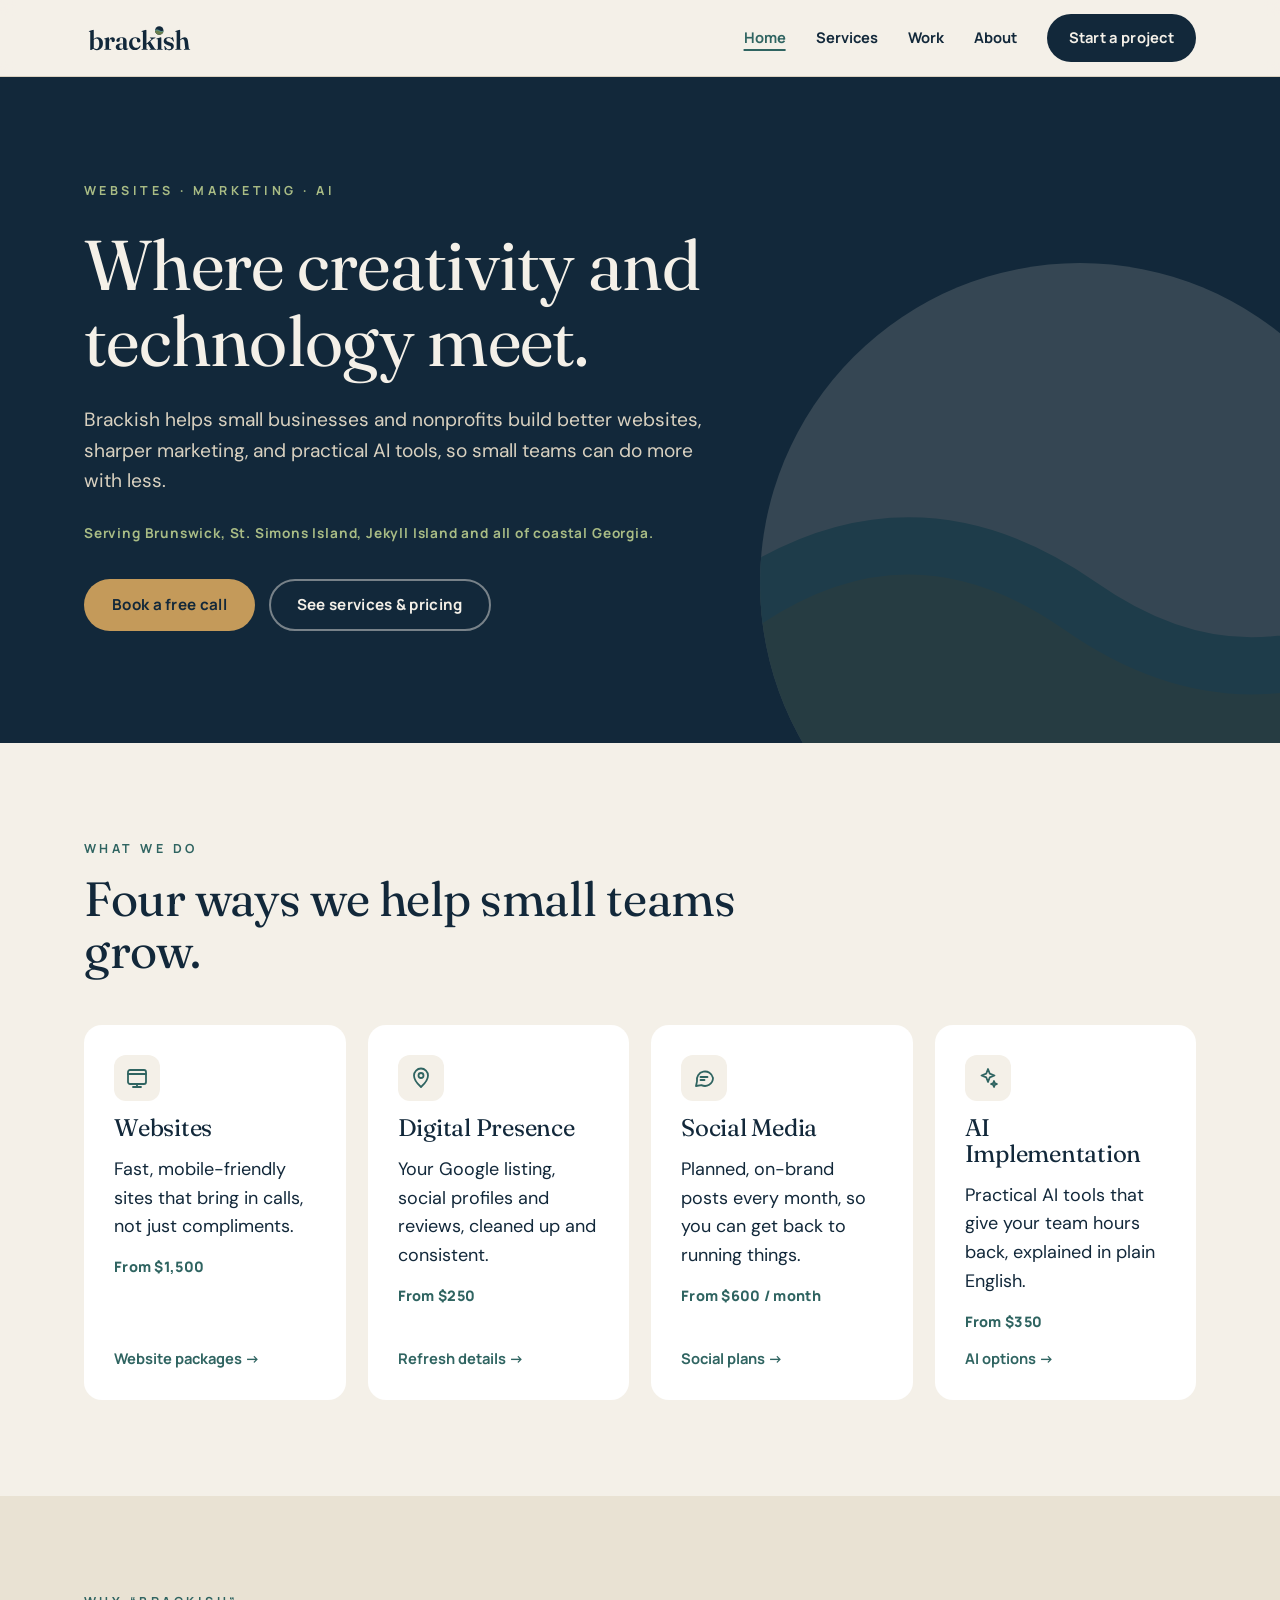
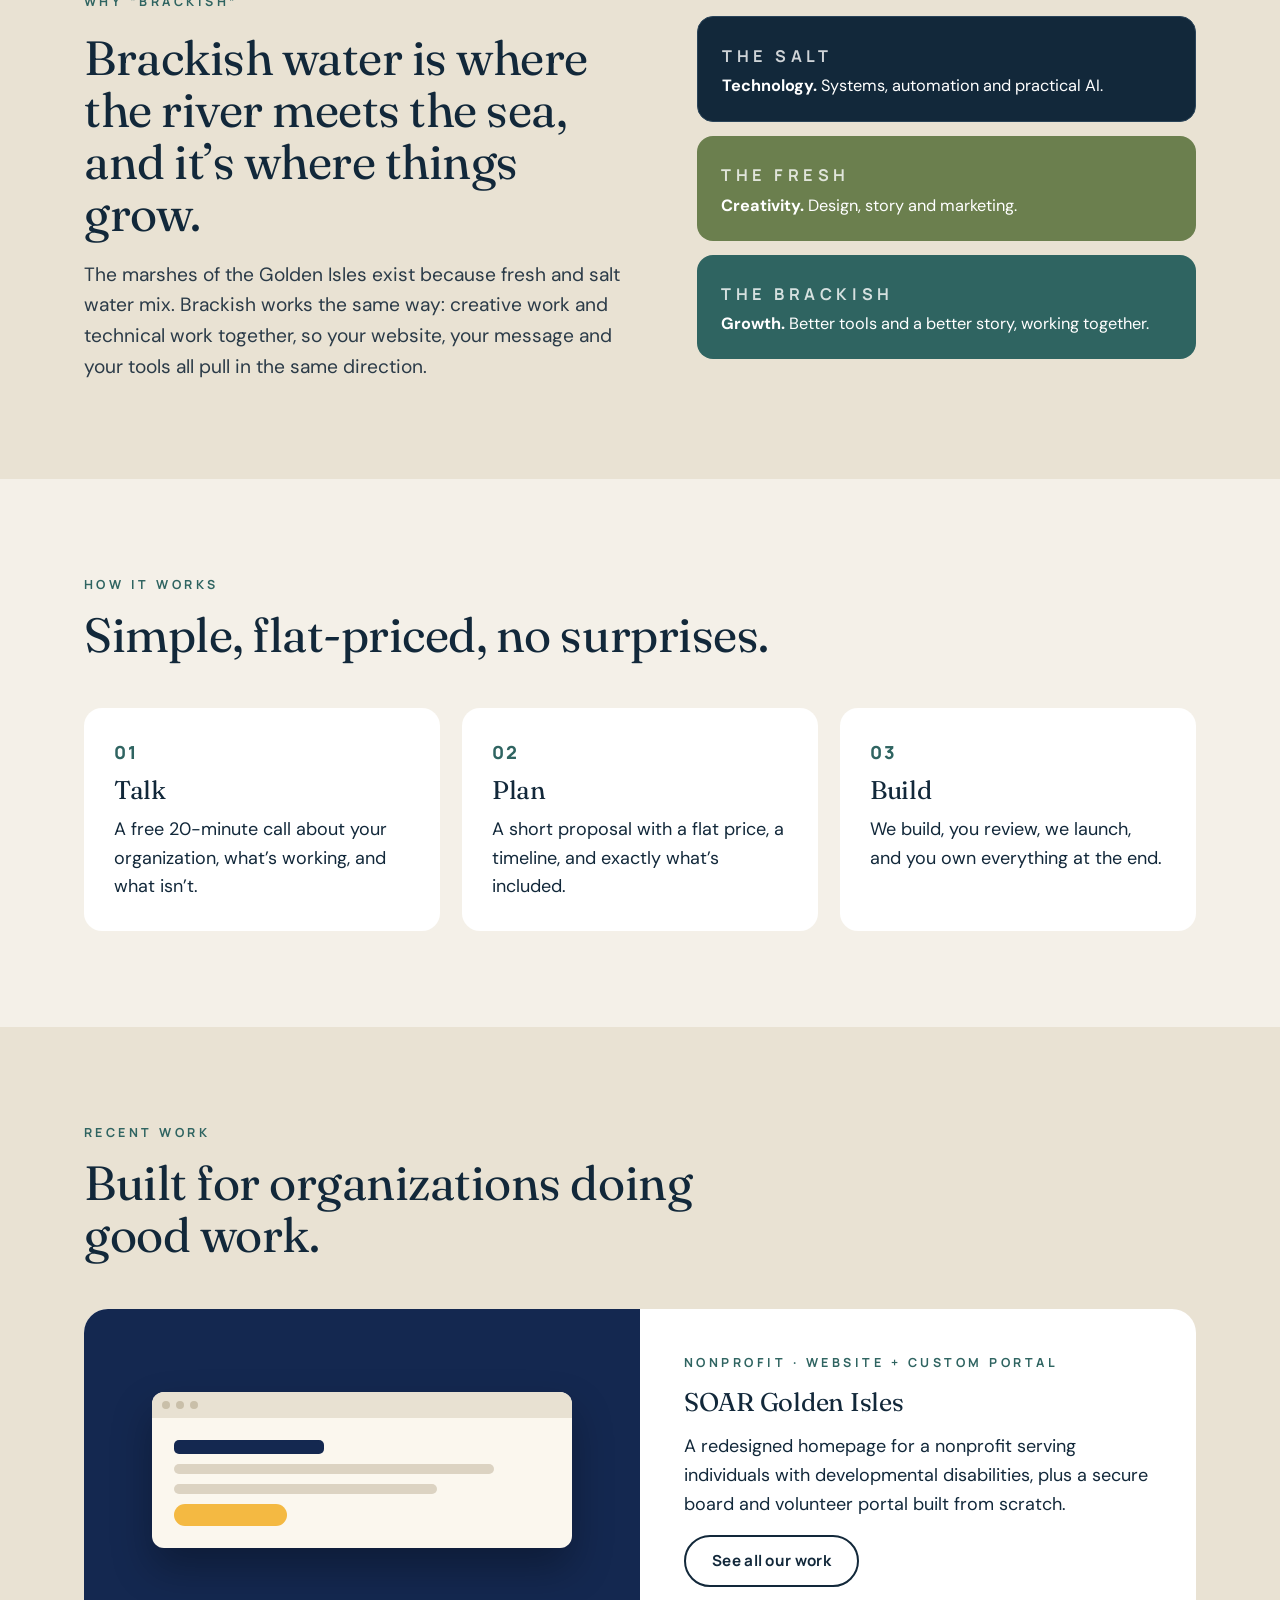
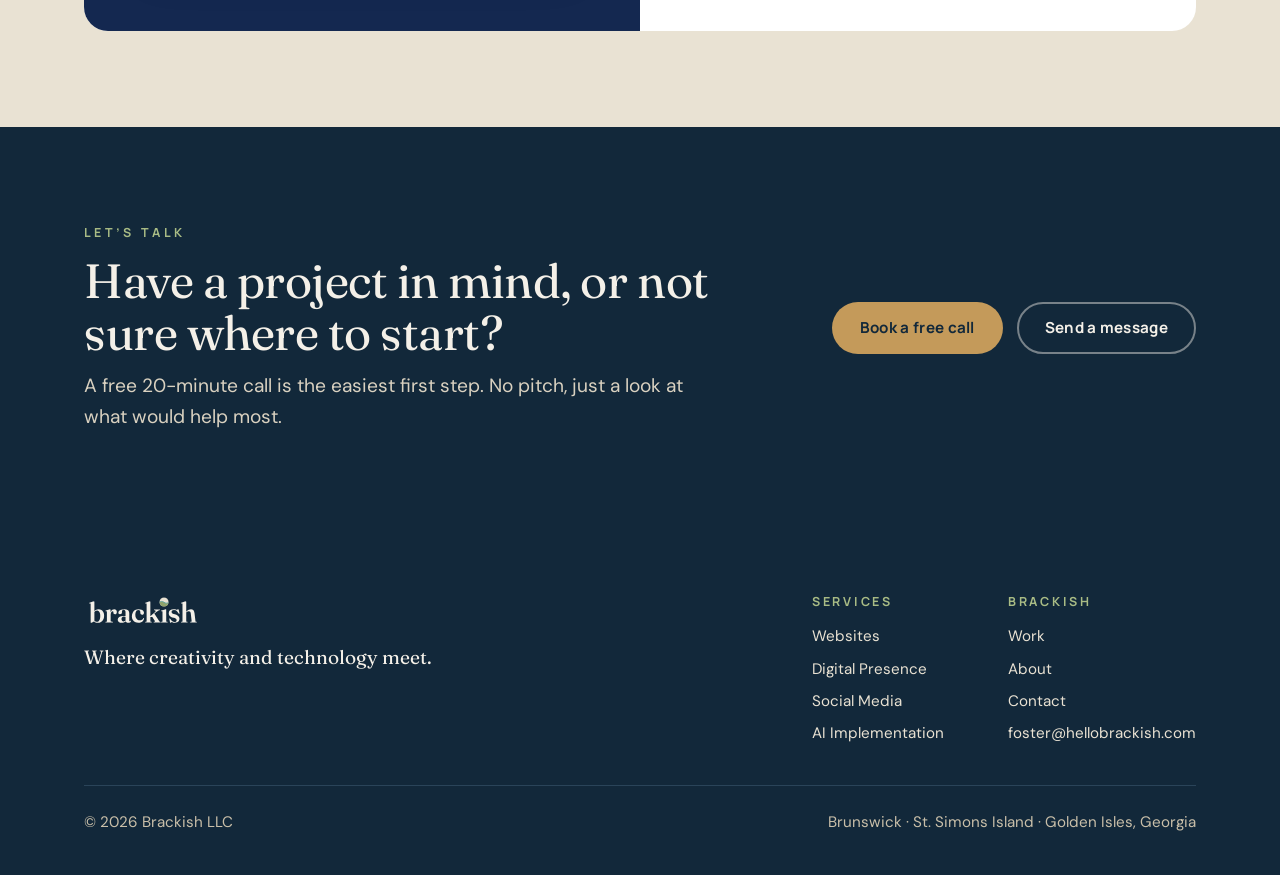
<file: index.html>
<!doctype html>
<html lang="en">
<head>
<meta charset="utf-8">
<meta name="viewport" content="width=device-width, initial-scale=1">
<title>Web Design, Social Media &amp; AI in Brunswick, GA | Brackish</title>
<meta name="description" content="Brackish builds websites, manages social media, fixes Google listings and sets up practical AI for small businesses and nonprofits in Brunswick, St. Simons Island and the Golden Isles.">
<link rel="canonical" href="https://hellobrackish.com/">
<meta property="og:type" content="website">
<meta property="og:site_name" content="Brackish">
<meta property="og:title" content="Web Design, Social Media &amp; AI in Brunswick, GA | Brackish">
<meta property="og:description" content="Brackish builds websites, manages social media, fixes Google listings and sets up practical AI for small businesses and nonprofits in Brunswick, St. Simons Island and the Golden Isles.">
<meta property="og:url" content="https://hellobrackish.com/">
<meta property="og:image" content="https://hellobrackish.com/og-image.png">
<meta name="twitter:card" content="summary_large_image">
<meta name="theme-color" content="#12283A">
<link rel="icon" href="/favicon.ico" sizes="any">
<link rel="icon" href="/favicon.svg" type="image/svg+xml">
<link rel="apple-touch-icon" href="/apple-touch-icon.png">
<link rel="manifest" href="/site.webmanifest">
<link rel="preload" href="/assets/fonts/fraunces.woff" as="font" type="font/woff" crossorigin>
<link rel="preload" href="/assets/fonts/dmsans.woff" as="font" type="font/woff" crossorigin>
<link rel="stylesheet" href="/assets/site.css">
<script type="application/ld+json">{"@context": "https://schema.org", "@type": "ProfessionalService", "@id": "https://hellobrackish.com/#business", "name": "Brackish", "legalName": "Brackish LLC", "url": "https://hellobrackish.com", "logo": "https://hellobrackish.com/icon-512.png", "image": ["https://hellobrackish.com/og-image.png", "https://hellobrackish.com/assets/foster.jpg"], "email": "foster@hellobrackish.com", "slogan": "Where creativity and technology meet.", "description": "Websites, digital presence, social media management and practical AI for small businesses and nonprofits in Brunswick, St. Simons Island and the Golden Isles of Georgia.", "priceRange": "$$", "address": {"@type": "PostalAddress", "addressLocality": "Brunswick", "addressRegion": "GA", "addressCountry": "US"}, "areaServed": [{"@type": "City", "name": "Brunswick, GA"}, {"@type": "City", "name": "St. Simons Island, GA"}, {"@type": "City", "name": "Sea Island, GA"}, {"@type": "City", "name": "Jekyll Island, GA"}, {"@type": "City", "name": "Darien, GA"}, {"@type": "City", "name": "St. Marys, GA"}, {"@type": "City", "name": "Kingsland, GA"}, {"@type": "AdministrativeArea", "name": "Glynn County, GA"}, {"@type": "AdministrativeArea", "name": "Camden County, GA"}, {"@type": "AdministrativeArea", "name": "McIntosh County, GA"}], "founder": {"@type": "Person", "name": "Foster Hayes", "jobTitle": "Founder", "image": "https://hellobrackish.com/assets/foster.jpg"}, "hasOfferCatalog": {"@type": "OfferCatalog", "name": "Brackish services", "itemListElement": [{"@type": "Offer", "itemOffered": {"@type": "Service", "name": "Website design"}, "price": "1500", "priceCurrency": "USD"}, {"@type": "Offer", "itemOffered": {"@type": "Service", "name": "Digital Presence Refresh"}, "price": "750", "priceCurrency": "USD"}, {"@type": "Offer", "itemOffered": {"@type": "Service", "name": "Social media management"}, "price": "600", "priceCurrency": "USD"}, {"@type": "Offer", "itemOffered": {"@type": "Service", "name": "AI Opportunity Session"}, "price": "350", "priceCurrency": "USD"}]}}</script>
</head>
<body>
<a class="skip" href="#main">Skip to content</a>
<header class="site-header">
  <div class="wrap">
    <a class="brand" href="/" aria-label="Brackish home"><img src="/assets/logo.svg" alt="Brackish" width="160" height="49"></a>
    <button class="nav-toggle" aria-expanded="false" aria-controls="site-nav" aria-label="Menu"><svg viewBox="0 0 24 24" width="26" height="26" fill="none" stroke="currentColor" stroke-width="2" stroke-linecap="round" aria-hidden="true"><path d="M4 7h16M4 12h16M4 17h16"/></svg></button>
    <nav class="nav" id="site-nav" aria-label="Main">
      <a href="/" aria-current="page">Home</a><a href="/services">Services</a><a href="/work">Work</a><a href="/about">About</a>
      <a class="btn btn-deep" href="/contact">Start a project</a>
    </nav>
  </div>
</header>
<main id="main">
<section class="hero dark">
  <img class="hero-wave" src="/assets/mark-light.svg" alt="" aria-hidden="true">
  <div class="wrap">
    <p class="eyebrow">Websites &middot; Marketing &middot; AI</p>
    <h1>Where creativity and technology meet.</h1>
    <p class="lead">Brackish helps small businesses and nonprofits build better websites, sharper marketing, and practical AI tools, so small teams can do more with less.</p>
    <p class="area">Serving Brunswick, St. Simons Island, Jekyll Island and all of coastal Georgia.</p>
    <div class="actions">
      <a class="btn btn-gold" data-book href="/contact">Book a free call</a>
      <a class="btn btn-ghost" href="/services">See services &amp; pricing</a>
    </div>
  </div>
</section>

<section>
  <div class="wrap">
    <div class="section-head">
      <p class="eyebrow">What we do</p>
      <h2>Four ways we help small teams grow.</h2>
    </div>
    <div class="grid grid-4">
      <article class="card">
        <span class="icon"><svg viewBox="0 0 24 24" fill="none" stroke="currentColor" stroke-width="1.8" stroke-linecap="round" stroke-linejoin="round" aria-hidden="true"><rect x="3" y="4" width="18" height="14" rx="2"/><path d="M3 8h18M8 21h8M12 18v3"/></svg></span>
        <h3>Websites</h3>
        <p>Fast, mobile-friendly sites that bring in calls, not just compliments.</p>
        <p class="price">From $1,500</p>
        <a class="more" href="/services#websites">Website packages &rarr;</a>
      </article>
      <article class="card">
        <span class="icon"><svg viewBox="0 0 24 24" fill="none" stroke="currentColor" stroke-width="1.8" stroke-linecap="round" stroke-linejoin="round" aria-hidden="true"><path d="M12 21s-7-6.2-7-11.5A7 7 0 0 1 19 9.5C19 14.8 12 21 12 21z"/><circle cx="12" cy="9.5" r="2.5"/></svg></span>
        <h3>Digital Presence</h3>
        <p>Your Google listing, social profiles and reviews, cleaned up and consistent.</p>
        <p class="price">From $250</p>
        <a class="more" href="/services#presence">Refresh details &rarr;</a>
      </article>
      <article class="card">
        <span class="icon"><svg viewBox="0 0 24 24" fill="none" stroke="currentColor" stroke-width="1.8" stroke-linecap="round" stroke-linejoin="round" aria-hidden="true"><path d="M21 12a8 8 0 0 1-11.6 7.1L4 20l1-4.6A8 8 0 1 1 21 12z"/><path d="M8.5 11h7M8.5 14h4"/></svg></span>
        <h3>Social Media</h3>
        <p>Planned, on-brand posts every month, so you can get back to running things.</p>
        <p class="price">From $600 / month</p>
        <a class="more" href="/services#social">Social plans &rarr;</a>
      </article>
      <article class="card">
        <span class="icon"><svg viewBox="0 0 24 24" fill="none" stroke="currentColor" stroke-width="1.8" stroke-linecap="round" stroke-linejoin="round" aria-hidden="true"><path d="M12 3l1.8 4.7L18.5 9.5l-4.7 1.8L12 16l-1.8-4.7L5.5 9.5l4.7-1.8z"/><path d="M18 15l.8 2.2L21 18l-2.2.8L18 21l-.8-2.2L15 18l2.2-.8z"/></svg></span>
        <h3>AI Implementation</h3>
        <p>Practical AI tools that give your team hours back, explained in plain English.</p>
        <p class="price">From $350</p>
        <a class="more" href="/services#ai">AI options &rarr;</a>
      </article>
    </div>
  </div>
</section>

<section class="sand">
  <div class="wrap story">
    <div style="display:flex;flex-direction:column;gap:20px">
      <p class="eyebrow">Why &ldquo;Brackish&rdquo;</p>
      <h2>Brackish water is where the river meets the sea, and it&rsquo;s where things grow.</h2>
      <p class="lead">The marshes of the Golden Isles exist because fresh and salt water mix. Brackish works the same way: creative work and technical work together, so your website, your message and your tools all pull in the same direction.</p>
    </div>
    <div class="waters">
      <div class="water salt"><p class="eyebrow">The salt</p><p><strong>Technology.</strong> Systems, automation and practical AI.</p></div>
      <div class="water fresh"><p class="eyebrow">The fresh</p><p><strong>Creativity.</strong> Design, story and marketing.</p></div>
      <div class="water mix"><p class="eyebrow">The brackish</p><p><strong>Growth.</strong> Better tools and a better story, working together.</p></div>
    </div>
  </div>
</section>

<section>
  <div class="wrap">
    <div class="section-head">
      <p class="eyebrow">How it works</p>
      <h2>Simple, flat-priced, no surprises.</h2>
    </div>
    <ol class="steps">
      <li><h3>Talk</h3><p>A free 20-minute call about your organization, what&rsquo;s working, and what isn&rsquo;t.</p></li>
      <li><h3>Plan</h3><p>A short proposal with a flat price, a timeline, and exactly what&rsquo;s included.</p></li>
      <li><h3>Build</h3><p>We build, you review, we launch, and you own everything at the end.</p></li>
    </ol>
  </div>
</section>

<section class="sand">
  <div class="wrap">
    <div class="section-head">
      <p class="eyebrow">Recent work</p>
      <h2>Built for organizations doing good work.</h2>
    </div>
    <div class="case">
      <div class="case-visual" aria-hidden="true">
        <div class="shot"><div class="shot-bar"><span></span><span></span><span></span></div>
          <div class="shot-body"><div class="l" style="width:40%;background:#142850;height:14px"></div><div class="l" style="width:85%"></div><div class="l" style="width:70%"></div><div class="l" style="width:30%;background:#F4B942;height:22px;border-radius:11px"></div></div></div>
      </div>
      <div class="case-body">
        <p class="eyebrow">Nonprofit &middot; Website + custom portal</p>
        <h3>SOAR Golden Isles</h3>
        <p>A redesigned homepage for a nonprofit serving individuals with developmental disabilities, plus a secure board and volunteer portal built from scratch.</p>
        <a class="more btn btn-outline" style="align-self:flex-start" href="/work">See all our work</a>
      </div>
    </div>
  </div>
</section>

<section class="dark cta-band">
  <div class="wrap">
    <div style="display:flex;flex-direction:column;gap:12px">
      <p class="eyebrow">Let&rsquo;s talk</p>
      <h2>Have a project in mind, or not sure where to start?</h2>
      <p class="lead">A free 20-minute call is the easiest first step. No pitch, just a look at what would help most.</p>
    </div>
    <div class="actions" style="display:flex;gap:14px;flex-wrap:wrap">
      <a class="btn btn-gold" data-book href="/contact">Book a free call</a>
      <a class="btn btn-ghost" href="/contact">Send a message</a>
    </div>
  </div>
</section>
</main>
<footer class="site-footer">
  <div class="wrap">
    <div class="top">
      <div>
        <a class="brand" href="/" aria-label="Brackish home"><img src="/assets/logo-reversed.svg" alt="Brackish" width="170" height="52"></a>
        <p class="tagline">Where creativity and technology meet.</p>
      </div>
      <div class="foot-cols">
        <div>
          <h4>Services</h4>
          <ul>
            <li><a href="/services#websites">Websites</a></li>
            <li><a href="/services#presence">Digital Presence</a></li>
            <li><a href="/services#social">Social Media</a></li>
            <li><a href="/services#ai">AI Implementation</a></li>
          </ul>
        </div>
        <div>
          <h4>Brackish</h4>
          <ul>
            <li><a href="/work">Work</a></li>
            <li><a href="/about">About</a></li>
            <li><a href="/contact">Contact</a></li>
            <li><a data-email href="mailto:foster@hellobrackish.com">foster@hellobrackish.com</a></li>
          </ul>
        </div>
      </div>
    </div>
    <div class="bottom">
      <span>&copy; <span data-year>2026</span> Brackish LLC</span>
      <span>Brunswick &middot; St. Simons Island &middot; Golden Isles, Georgia</span>
    </div>
  </div>
</footer>
<script src="/assets/site.js" defer></script>
</body>
</html>
</file>
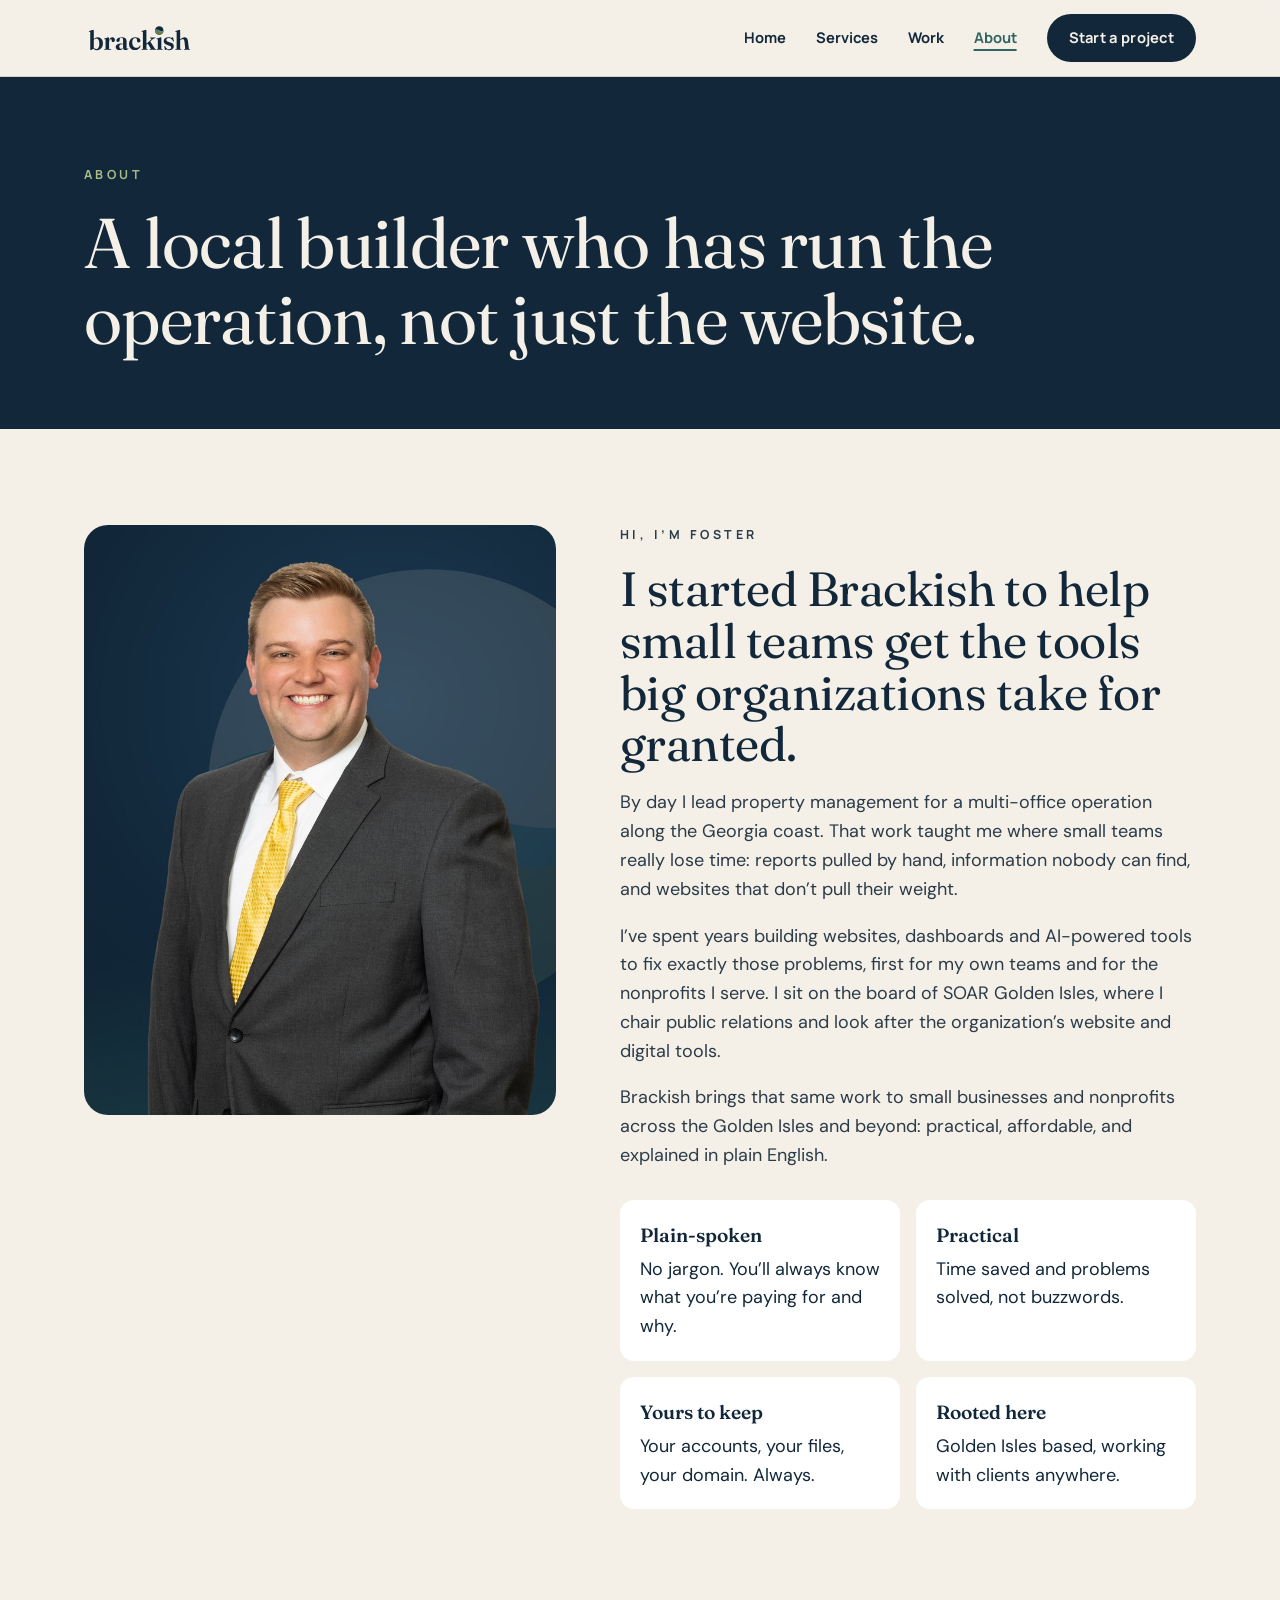
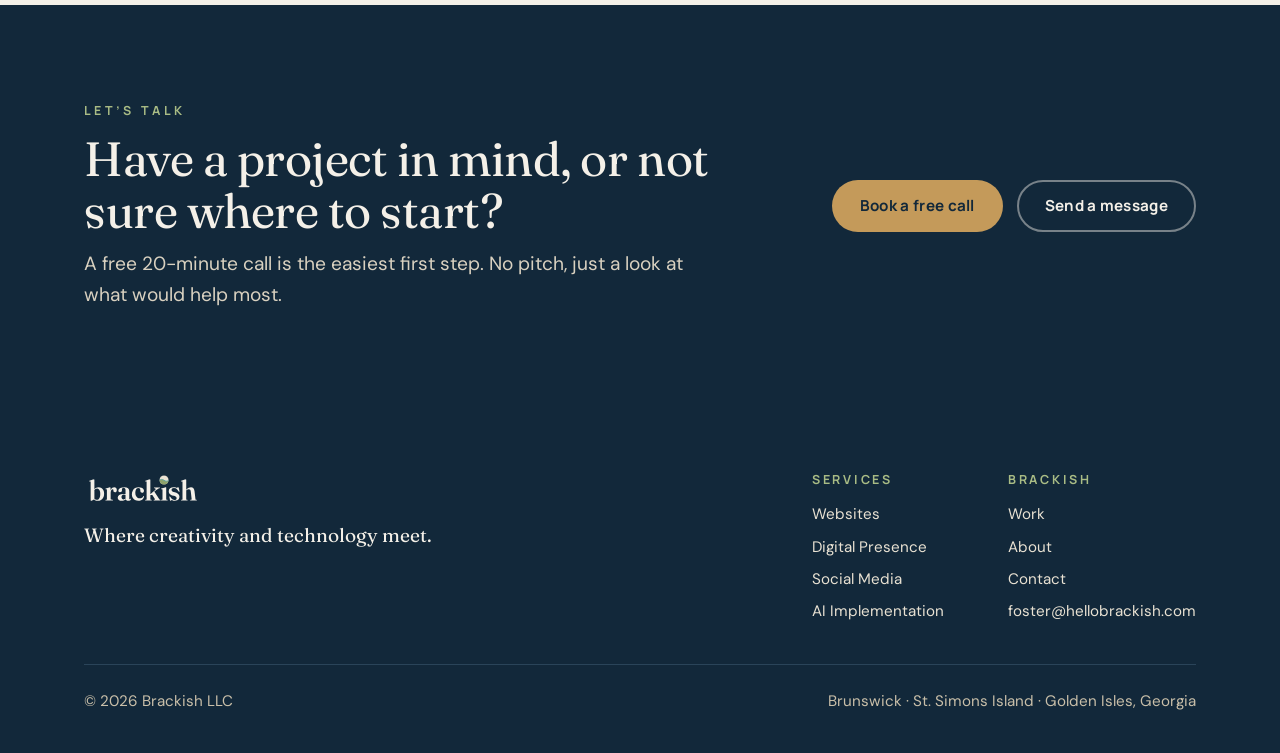
<file: about.html>
<!doctype html>
<html lang="en">
<head>
<meta charset="utf-8">
<meta name="viewport" content="width=device-width, initial-scale=1">
<title>About Foster Hayes, Founder | Brackish, Golden Isles GA</title>
<meta name="description" content="Meet Foster Hayes, founder of Brackish, a Brunswick and St. Simons Island studio for websites, social media and practical AI for small businesses and nonprofits.">
<link rel="canonical" href="https://hellobrackish.com/about">
<meta property="og:type" content="website">
<meta property="og:site_name" content="Brackish">
<meta property="og:title" content="About Foster Hayes, Founder | Brackish, Golden Isles GA">
<meta property="og:description" content="Meet Foster Hayes, founder of Brackish, a Brunswick and St. Simons Island studio for websites, social media and practical AI for small businesses and nonprofits.">
<meta property="og:url" content="https://hellobrackish.com/about">
<meta property="og:image" content="https://hellobrackish.com/og-image.png">
<meta name="twitter:card" content="summary_large_image">
<meta name="theme-color" content="#12283A">
<link rel="icon" href="/favicon.ico" sizes="any">
<link rel="icon" href="/favicon.svg" type="image/svg+xml">
<link rel="apple-touch-icon" href="/apple-touch-icon.png">
<link rel="manifest" href="/site.webmanifest">
<link rel="preload" href="/assets/fonts/fraunces.woff" as="font" type="font/woff" crossorigin>
<link rel="preload" href="/assets/fonts/dmsans.woff" as="font" type="font/woff" crossorigin>
<link rel="stylesheet" href="/assets/site.css">

</head>
<body>
<a class="skip" href="#main">Skip to content</a>
<header class="site-header">
  <div class="wrap">
    <a class="brand" href="/" aria-label="Brackish home"><img src="/assets/logo.svg" alt="Brackish" width="160" height="49"></a>
    <button class="nav-toggle" aria-expanded="false" aria-controls="site-nav" aria-label="Menu"><svg viewBox="0 0 24 24" width="26" height="26" fill="none" stroke="currentColor" stroke-width="2" stroke-linecap="round" aria-hidden="true"><path d="M4 7h16M4 12h16M4 17h16"/></svg></button>
    <nav class="nav" id="site-nav" aria-label="Main">
      <a href="/">Home</a><a href="/services">Services</a><a href="/work">Work</a><a href="/about" aria-current="page">About</a>
      <a class="btn btn-deep" href="/contact">Start a project</a>
    </nav>
  </div>
</header>
<main id="main">
<section class="page-hero dark">
  <div class="wrap">
    <p class="eyebrow">About</p>
    <h1>A local builder who has run the operation, not just the website.</h1>
  </div>
</section>

<section>
  <div class="wrap about">
    <div class="portrait">
      <img src="/assets/foster.jpg" alt="Foster Hayes, founder of Brackish" width="800" height="1000">
    </div>
    <div class="prose">
      <p class="eyebrow">Hi, I&rsquo;m Foster</p>
      <h2>I started Brackish to help small teams get the tools big organizations take for granted.</h2>
      <p>By day I lead property management for a multi-office operation along the Georgia coast. That work taught me where small teams really lose time: reports pulled by hand, information nobody can find, and websites that don&rsquo;t pull their weight.</p>
      <p>I&rsquo;ve spent years building websites, dashboards and AI-powered tools to fix exactly those problems, first for my own teams and for the nonprofits I serve. I sit on the board of SOAR Golden Isles, where I chair public relations and look after the organization&rsquo;s website and digital tools.</p>
      <p>Brackish brings that same work to small businesses and nonprofits across the Golden Isles and beyond: practical, affordable, and explained in plain English.</p>
      <div class="values">
        <div class="value"><strong>Plain-spoken</strong>No jargon. You&rsquo;ll always know what you&rsquo;re paying for and why.</div>
        <div class="value"><strong>Practical</strong>Time saved and problems solved, not buzzwords.</div>
        <div class="value"><strong>Yours to keep</strong>Your accounts, your files, your domain. Always.</div>
        <div class="value"><strong>Rooted here</strong>Golden Isles based, working with clients anywhere.</div>
      </div>
    </div>
  </div>
</section>

<section class="dark cta-band">
  <div class="wrap">
    <div style="display:flex;flex-direction:column;gap:12px">
      <p class="eyebrow">Let&rsquo;s talk</p>
      <h2>Have a project in mind, or not sure where to start?</h2>
      <p class="lead">A free 20-minute call is the easiest first step. No pitch, just a look at what would help most.</p>
    </div>
    <div class="actions" style="display:flex;gap:14px;flex-wrap:wrap">
      <a class="btn btn-gold" data-book href="/contact">Book a free call</a>
      <a class="btn btn-ghost" href="/contact">Send a message</a>
    </div>
  </div>
</section>
</main>
<footer class="site-footer">
  <div class="wrap">
    <div class="top">
      <div>
        <a class="brand" href="/" aria-label="Brackish home"><img src="/assets/logo-reversed.svg" alt="Brackish" width="170" height="52"></a>
        <p class="tagline">Where creativity and technology meet.</p>
      </div>
      <div class="foot-cols">
        <div>
          <h4>Services</h4>
          <ul>
            <li><a href="/services#websites">Websites</a></li>
            <li><a href="/services#presence">Digital Presence</a></li>
            <li><a href="/services#social">Social Media</a></li>
            <li><a href="/services#ai">AI Implementation</a></li>
          </ul>
        </div>
        <div>
          <h4>Brackish</h4>
          <ul>
            <li><a href="/work">Work</a></li>
            <li><a href="/about">About</a></li>
            <li><a href="/contact">Contact</a></li>
            <li><a data-email href="mailto:foster@hellobrackish.com">foster@hellobrackish.com</a></li>
          </ul>
        </div>
      </div>
    </div>
    <div class="bottom">
      <span>&copy; <span data-year>2026</span> Brackish LLC</span>
      <span>Brunswick &middot; St. Simons Island &middot; Golden Isles, Georgia</span>
    </div>
  </div>
</footer>
<script src="/assets/site.js" defer></script>
</body>
</html>
</file>
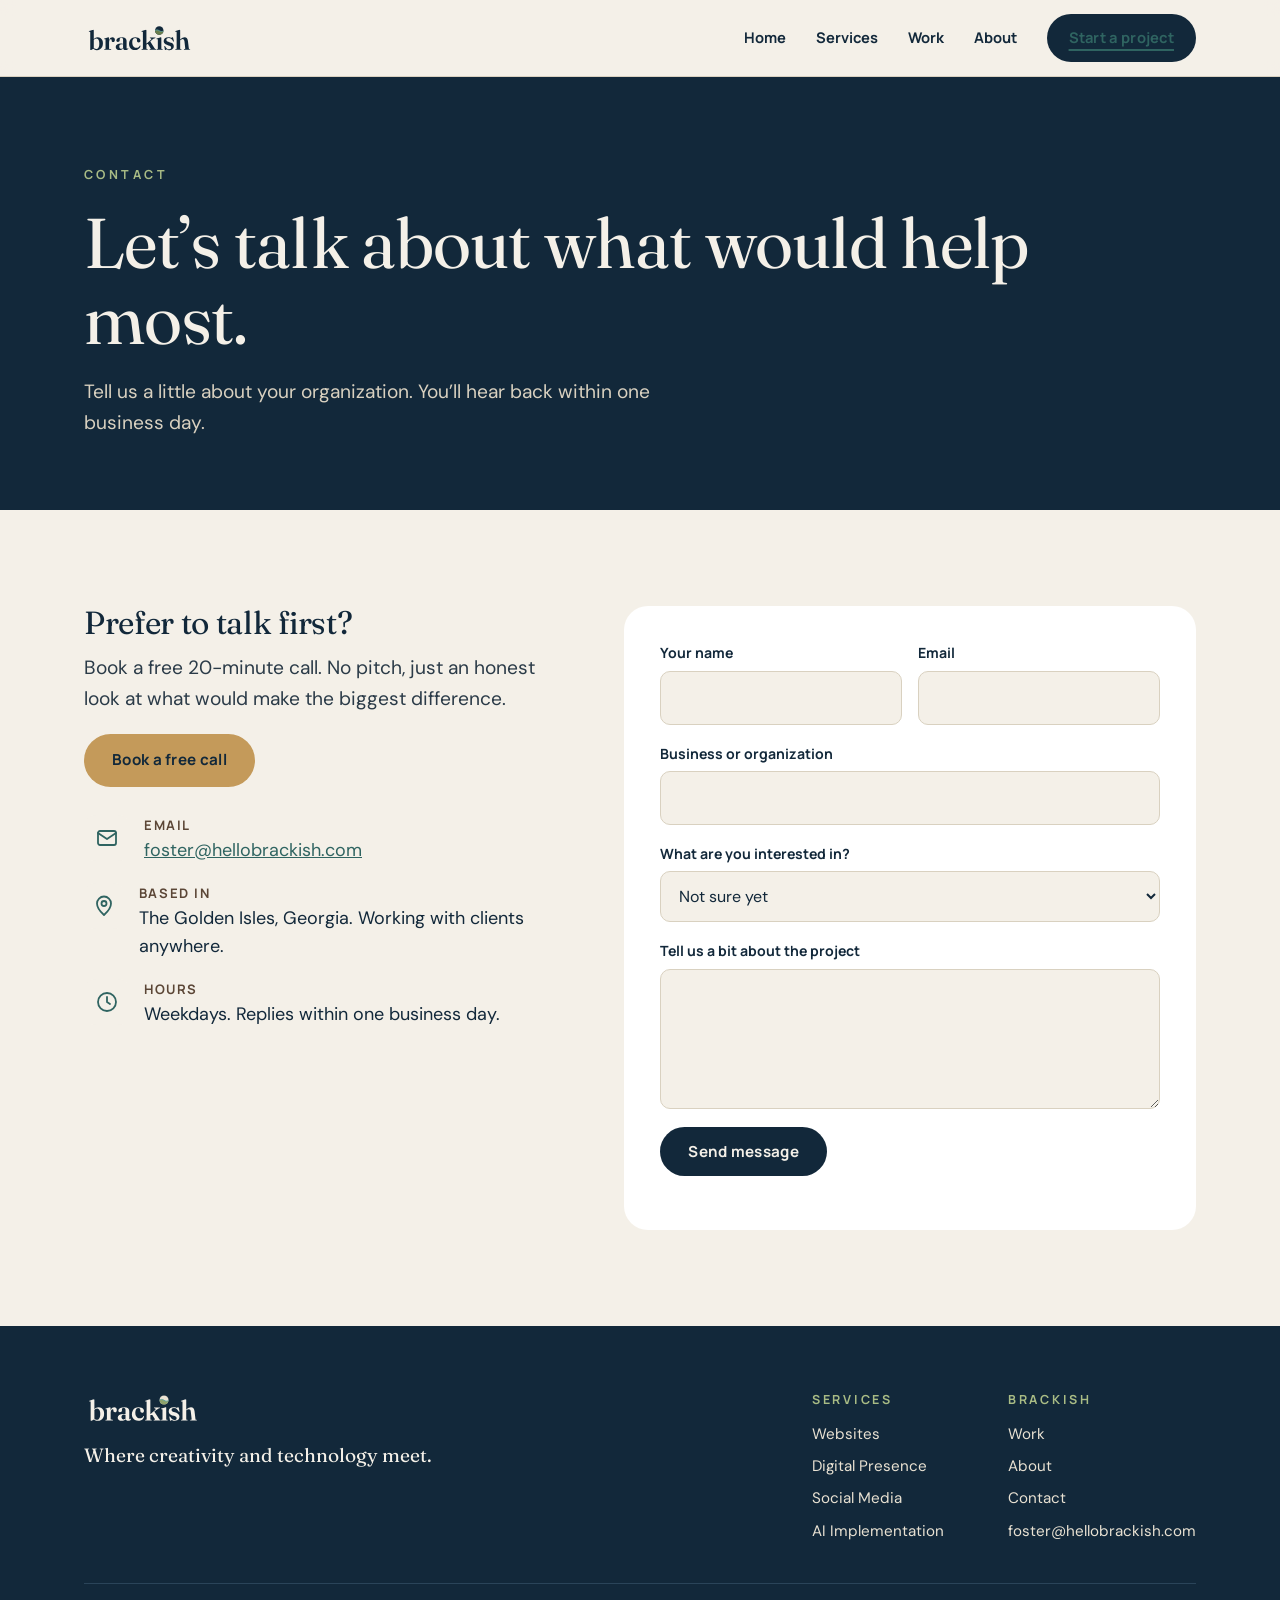
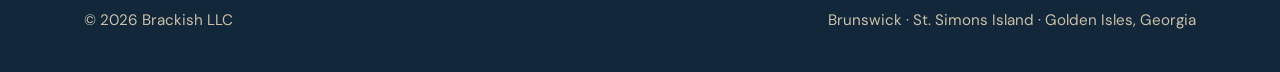
<file: contact.html>
<!doctype html>
<html lang="en">
<head>
<meta charset="utf-8">
<meta name="viewport" content="width=device-width, initial-scale=1">
<title>Contact Brackish | Free 20-Minute Call, Brunswick GA</title>
<meta name="description" content="Start a project with Brackish or book a free 20-minute call. Websites, social media and AI for Golden Isles businesses and nonprofits. Replies within one business day.">
<link rel="canonical" href="https://hellobrackish.com/contact">
<meta property="og:type" content="website">
<meta property="og:site_name" content="Brackish">
<meta property="og:title" content="Contact Brackish | Free 20-Minute Call, Brunswick GA">
<meta property="og:description" content="Start a project with Brackish or book a free 20-minute call. Websites, social media and AI for Golden Isles businesses and nonprofits. Replies within one business day.">
<meta property="og:url" content="https://hellobrackish.com/contact">
<meta property="og:image" content="https://hellobrackish.com/og-image.png">
<meta name="twitter:card" content="summary_large_image">
<meta name="theme-color" content="#12283A">
<link rel="icon" href="/favicon.ico" sizes="any">
<link rel="icon" href="/favicon.svg" type="image/svg+xml">
<link rel="apple-touch-icon" href="/apple-touch-icon.png">
<link rel="manifest" href="/site.webmanifest">
<link rel="preload" href="/assets/fonts/fraunces.woff" as="font" type="font/woff" crossorigin>
<link rel="preload" href="/assets/fonts/dmsans.woff" as="font" type="font/woff" crossorigin>
<link rel="stylesheet" href="/assets/site.css">

</head>
<body>
<a class="skip" href="#main">Skip to content</a>
<header class="site-header">
  <div class="wrap">
    <a class="brand" href="/" aria-label="Brackish home"><img src="/assets/logo.svg" alt="Brackish" width="160" height="49"></a>
    <button class="nav-toggle" aria-expanded="false" aria-controls="site-nav" aria-label="Menu"><svg viewBox="0 0 24 24" width="26" height="26" fill="none" stroke="currentColor" stroke-width="2" stroke-linecap="round" aria-hidden="true"><path d="M4 7h16M4 12h16M4 17h16"/></svg></button>
    <nav class="nav" id="site-nav" aria-label="Main">
      <a href="/">Home</a><a href="/services">Services</a><a href="/work">Work</a><a href="/about">About</a>
      <a class="btn btn-deep" href="/contact" aria-current="page">Start a project</a>
    </nav>
  </div>
</header>
<main id="main">
<section class="page-hero dark">
  <div class="wrap">
    <p class="eyebrow">Contact</p>
    <h1>Let&rsquo;s talk about what would help most.</h1>
    <p class="lead">Tell us a little about your organization. You&rsquo;ll hear back within one business day.</p>
  </div>
</section>

<section>
  <div class="wrap contact">
    <div>
      <h2 style="font-size:2rem">Prefer to talk first?</h2>
      <p class="lead" style="margin-top:12px">Book a free 20-minute call. No pitch, just an honest look at what would make the biggest difference.</p>
      <a class="btn btn-gold" data-book href="/contact" style="margin-top:20px">Book a free call</a>
      <ul class="contact-list">
        <li><span class="icon"><svg viewBox="0 0 24 24" width="22" height="22" fill="none" stroke="currentColor" stroke-width="1.8" stroke-linecap="round" stroke-linejoin="round" aria-hidden="true"><rect x="3" y="5" width="18" height="14" rx="2"/><path d="M3 7l9 6 9-6"/></svg></span><div><strong>Email</strong><a data-email href="mailto:foster@hellobrackish.com">foster@hellobrackish.com</a></div></li>
        <li><span class="icon"><svg viewBox="0 0 24 24" width="22" height="22" fill="none" stroke="currentColor" stroke-width="1.8" stroke-linecap="round" stroke-linejoin="round" aria-hidden="true"><path d="M12 21s-7-6.2-7-11.5A7 7 0 0 1 19 9.5C19 14.8 12 21 12 21z"/><circle cx="12" cy="9.5" r="2.5"/></svg></span><div><strong>Based in</strong>The Golden Isles, Georgia. Working with clients anywhere.</div></li>
        <li><span class="icon"><svg viewBox="0 0 24 24" width="22" height="22" fill="none" stroke="currentColor" stroke-width="1.8" stroke-linecap="round" stroke-linejoin="round" aria-hidden="true"><circle cx="12" cy="12" r="9"/><path d="M12 7v5l3 2"/></svg></span><div><strong>Hours</strong>Weekdays. Replies within one business day.</div></li>
      </ul>
    </div>
    <form class="form" id="contact-form" novalidate>
      <div class="row-2">
        <div class="field"><label for="name">Your name</label><input id="name" name="name" autocomplete="name" required></div>
        <div class="field"><label for="email">Email</label><input id="email" name="email" type="email" autocomplete="email" required></div>
      </div>
      <div class="field"><label for="organization">Business or organization</label><input id="organization" name="organization" autocomplete="organization"></div>
      <div class="field"><label for="service">What are you interested in?</label>
        <select id="service" name="service">
          <option>Not sure yet</option>
          <option value="website">A new website or refresh</option>
          <option value="presence">Digital Presence Refresh</option>
          <option value="social">Social media management</option>
          <option value="ai">AI tools for my team</option>
        </select>
      </div>
      <div class="field"><label for="message">Tell us a bit about the project</label><textarea id="message" name="message" required></textarea></div>
      <div class="hp" aria-hidden="true"><label for="company_website">Leave this empty</label><input id="company_website" name="company_website" tabindex="-1" autocomplete="off"></div>
      <button class="btn btn-deep" type="submit" style="align-self:flex-start">Send message</button>
      <p class="form-status" id="form-status" role="status" aria-live="polite"></p>
    </form>
  </div>
</section>
</main>
<footer class="site-footer">
  <div class="wrap">
    <div class="top">
      <div>
        <a class="brand" href="/" aria-label="Brackish home"><img src="/assets/logo-reversed.svg" alt="Brackish" width="170" height="52"></a>
        <p class="tagline">Where creativity and technology meet.</p>
      </div>
      <div class="foot-cols">
        <div>
          <h4>Services</h4>
          <ul>
            <li><a href="/services#websites">Websites</a></li>
            <li><a href="/services#presence">Digital Presence</a></li>
            <li><a href="/services#social">Social Media</a></li>
            <li><a href="/services#ai">AI Implementation</a></li>
          </ul>
        </div>
        <div>
          <h4>Brackish</h4>
          <ul>
            <li><a href="/work">Work</a></li>
            <li><a href="/about">About</a></li>
            <li><a href="/contact">Contact</a></li>
            <li><a data-email href="mailto:foster@hellobrackish.com">foster@hellobrackish.com</a></li>
          </ul>
        </div>
      </div>
    </div>
    <div class="bottom">
      <span>&copy; <span data-year>2026</span> Brackish LLC</span>
      <span>Brunswick &middot; St. Simons Island &middot; Golden Isles, Georgia</span>
    </div>
  </div>
</footer>
<script src="/assets/site.js" defer></script>
</body>
</html>
</file>
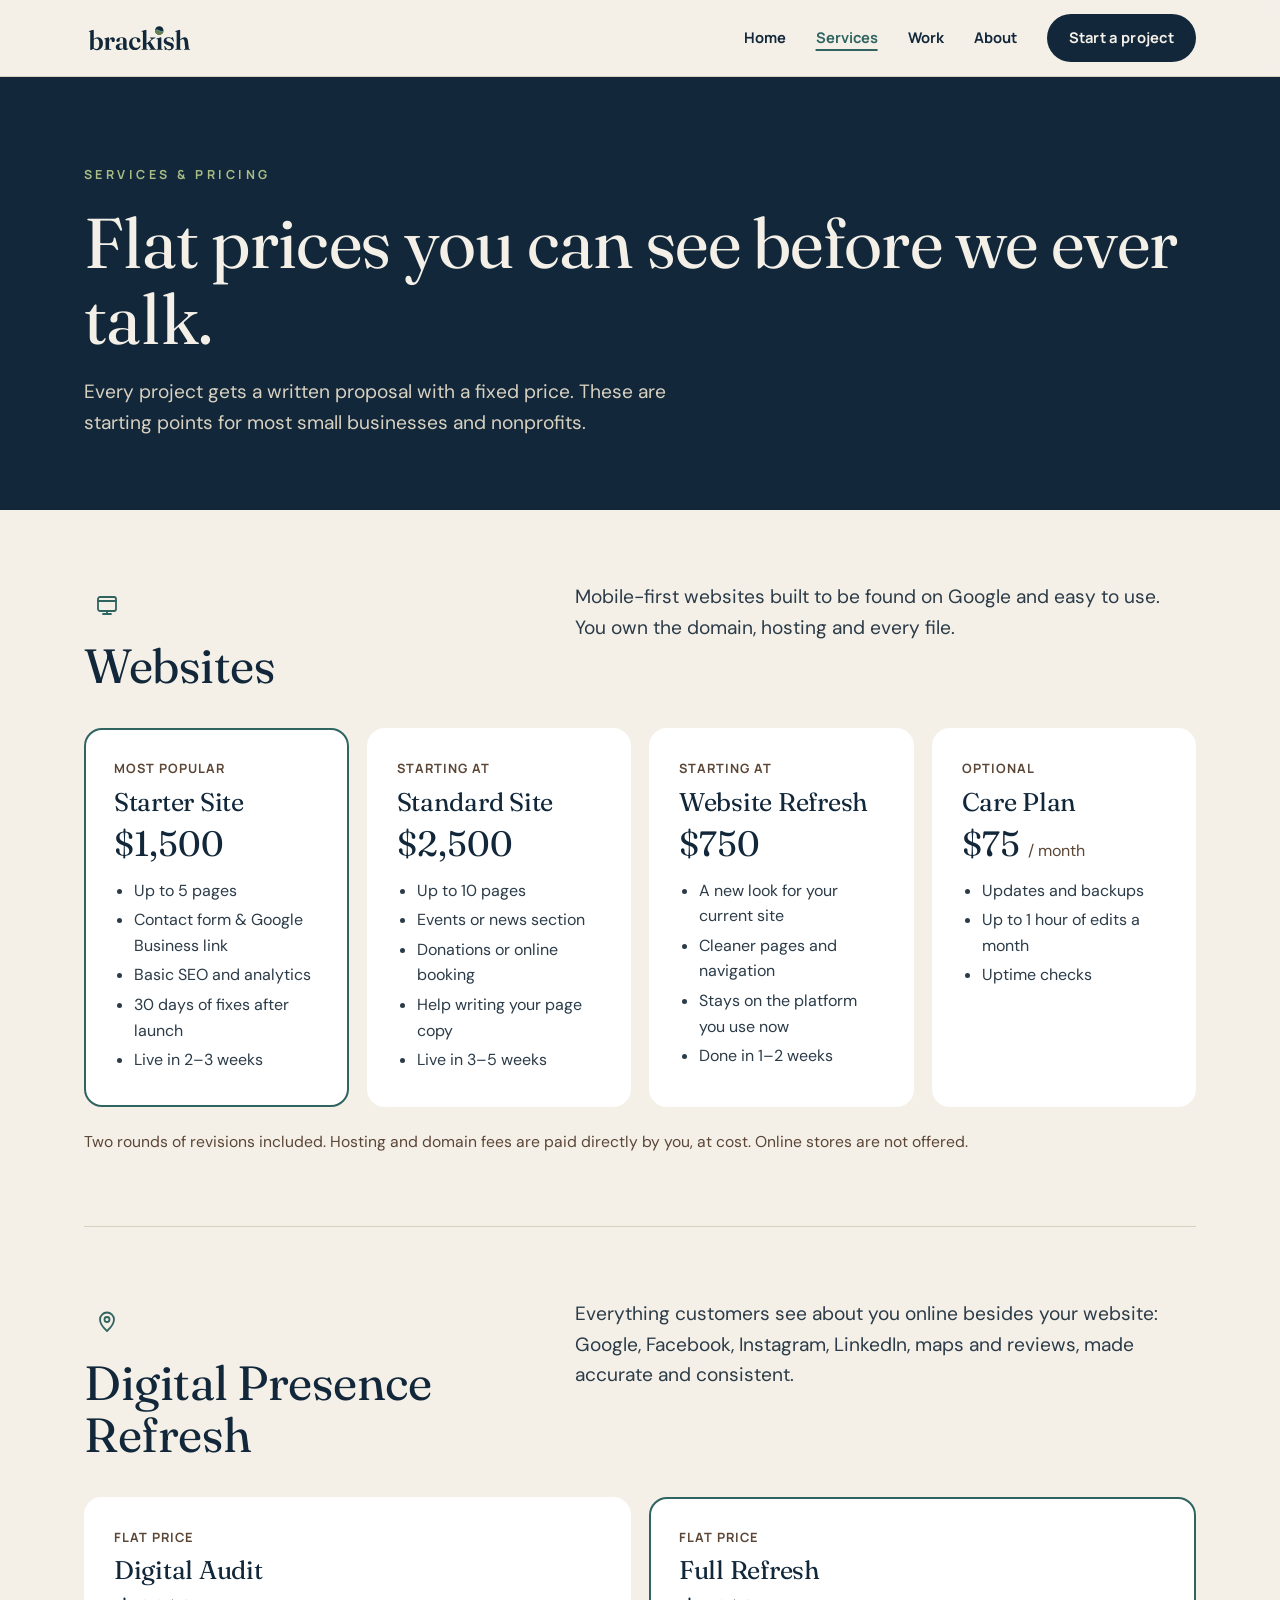
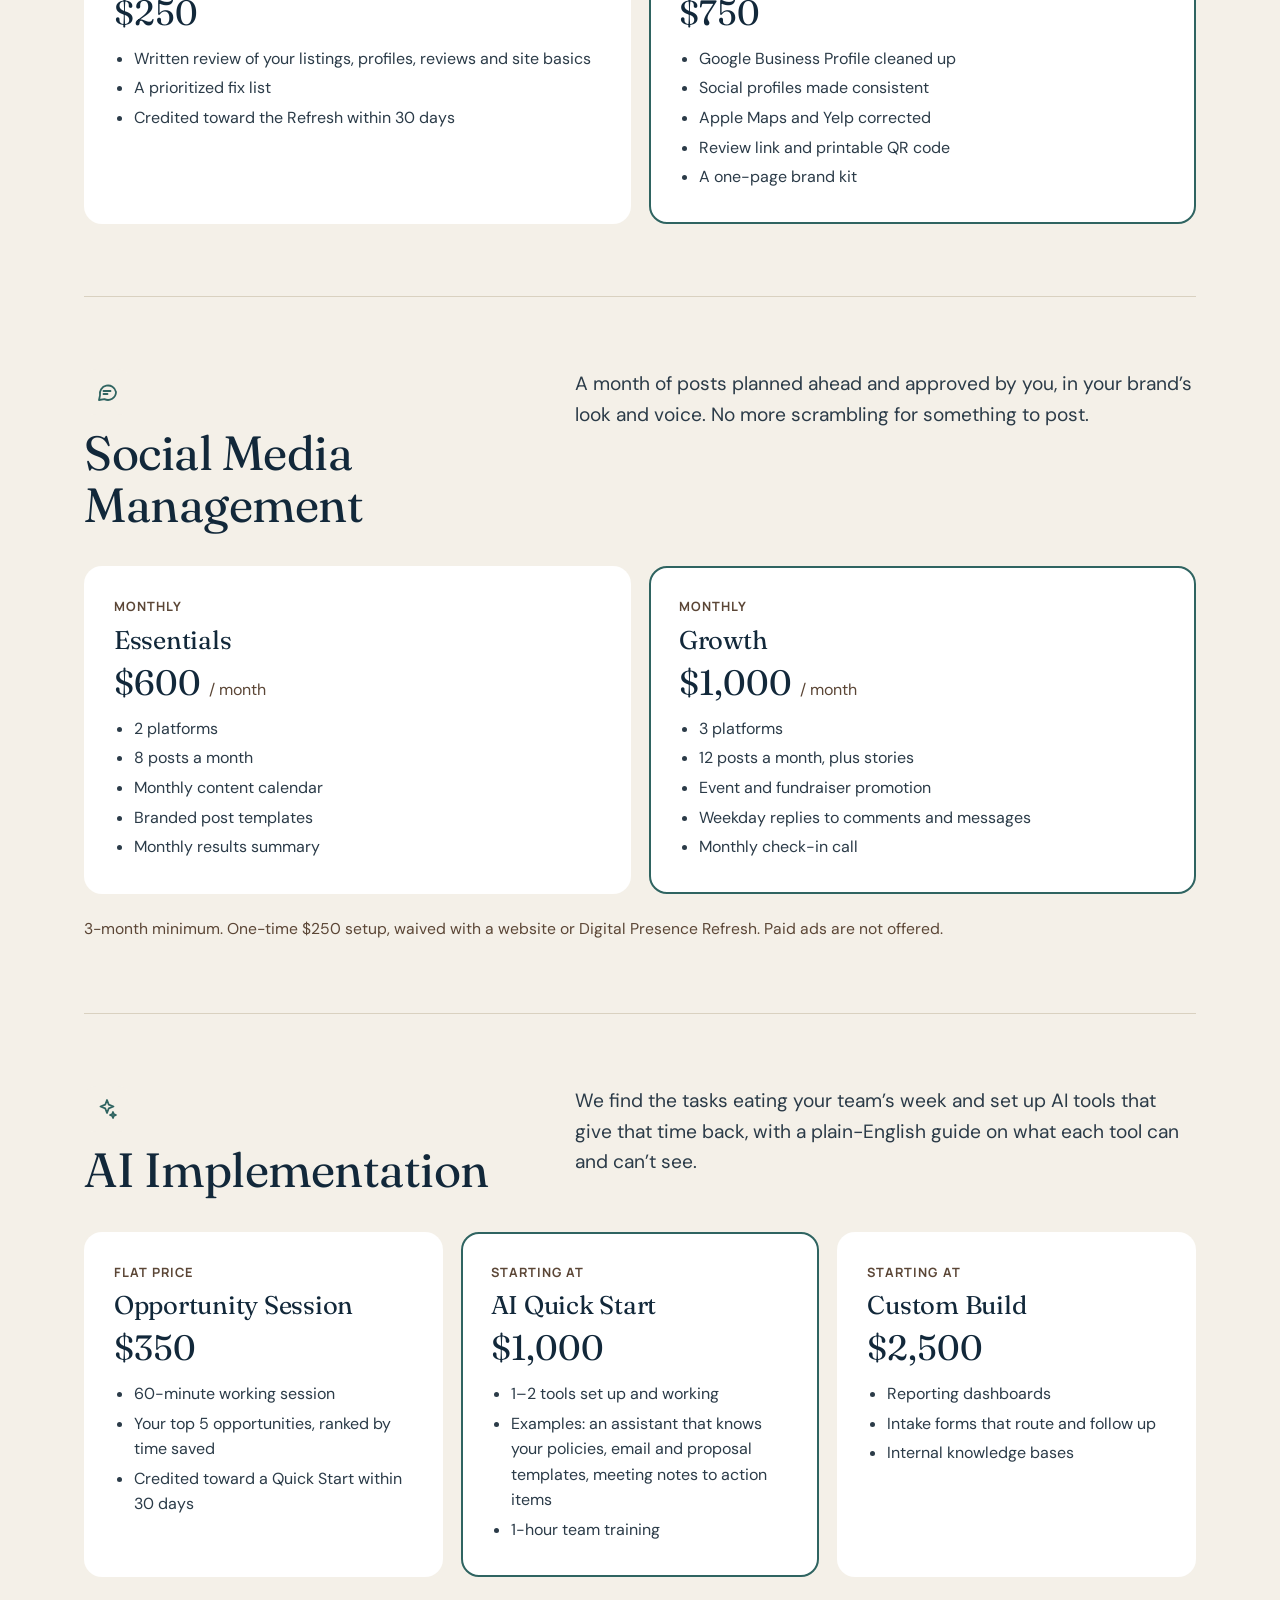
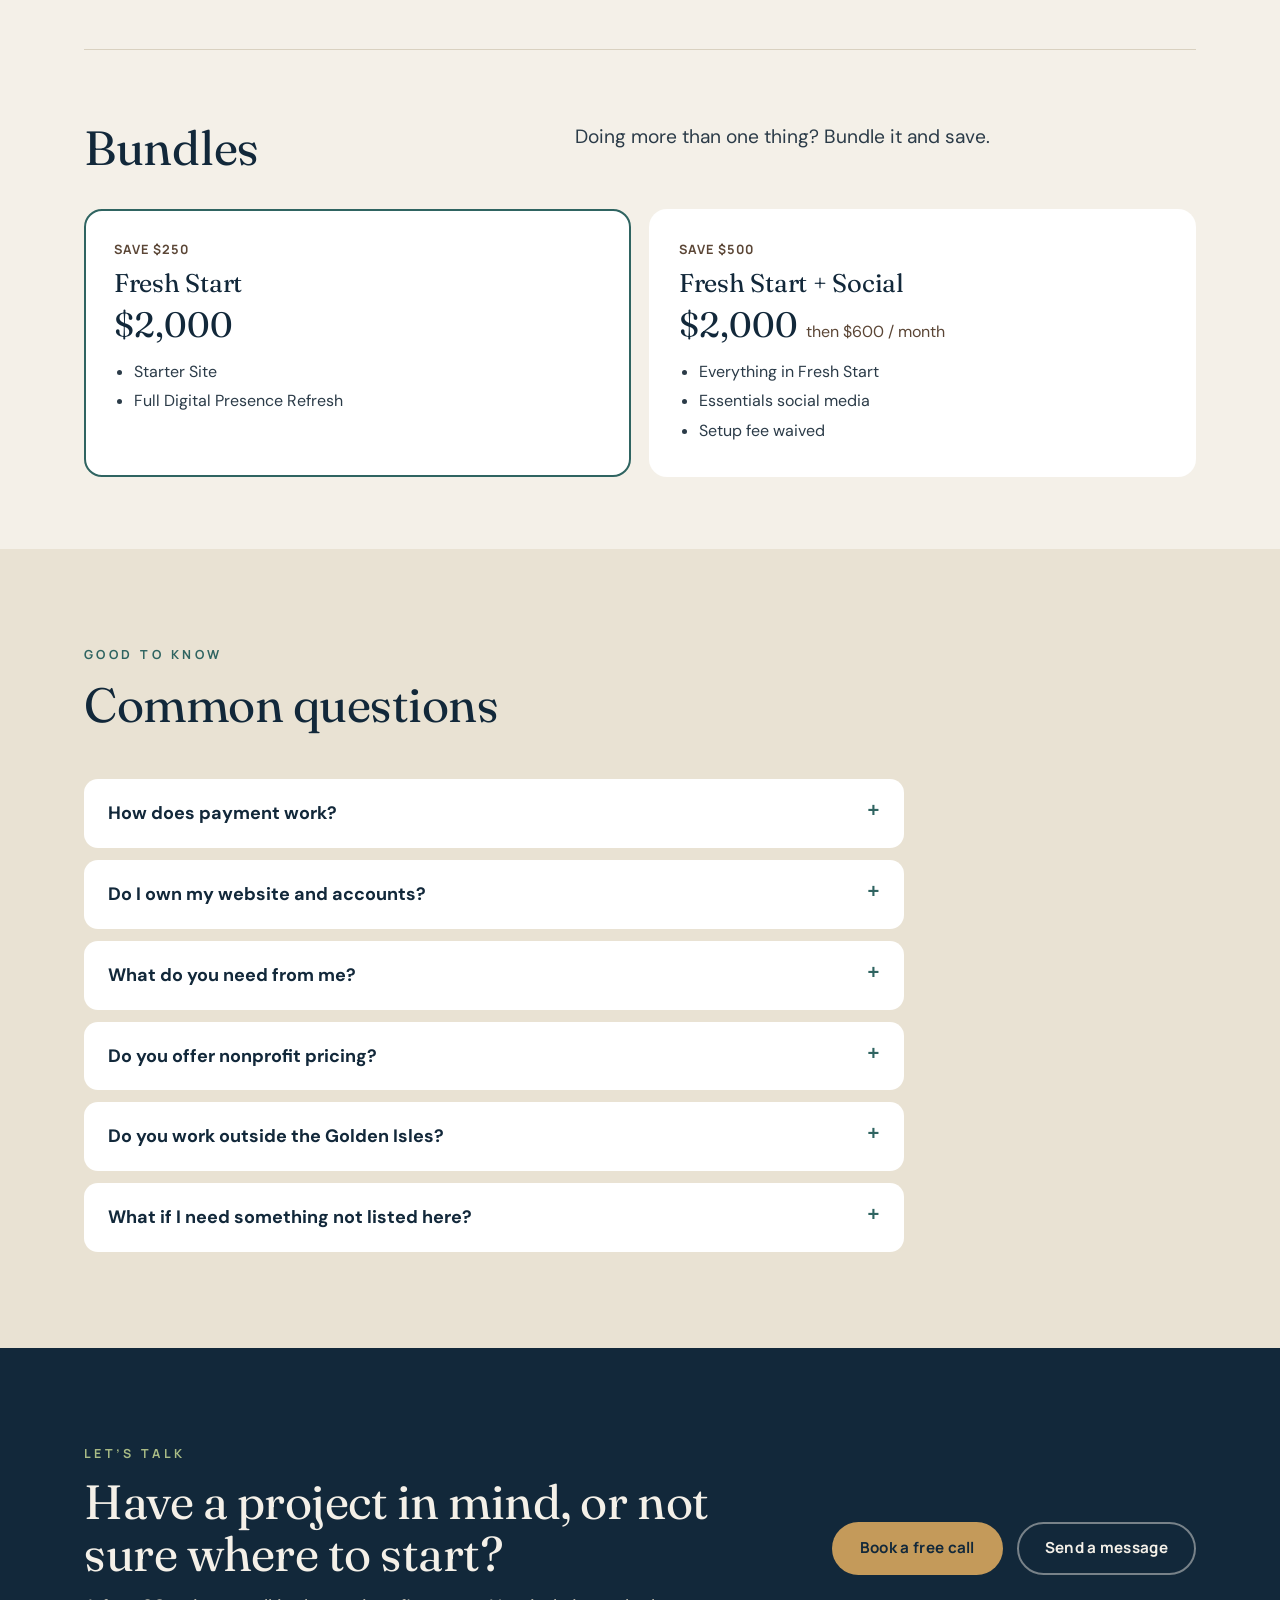
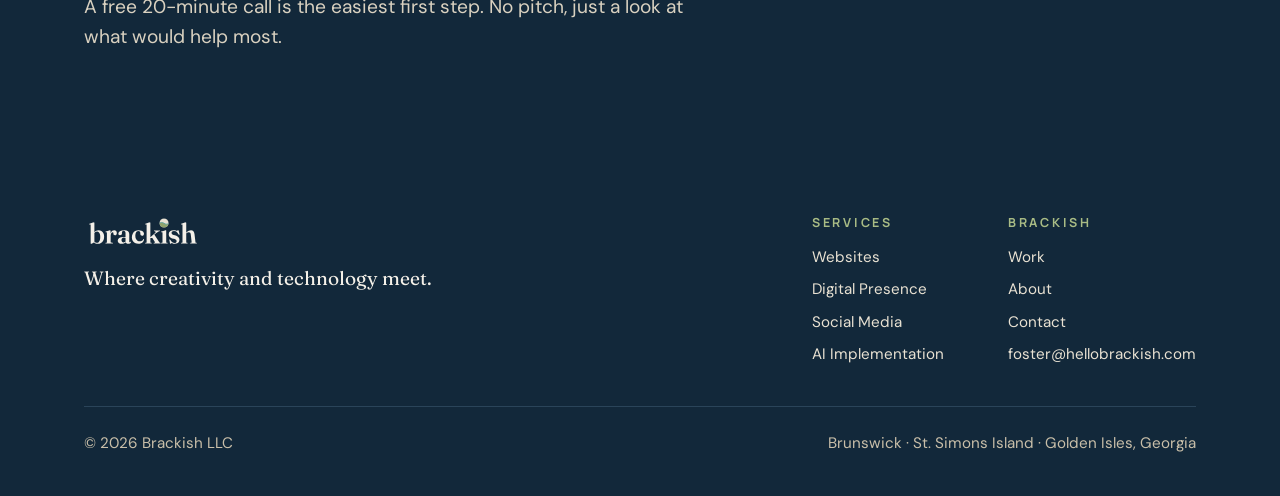
<file: services.html>
<!doctype html>
<html lang="en">
<head>
<meta charset="utf-8">
<meta name="viewport" content="width=device-width, initial-scale=1">
<title>Website Design &amp; Social Media Pricing, Golden Isles GA | Brackish</title>
<meta name="description" content="Flat, published prices: websites from $1,500, Digital Presence Refresh $750, social media from $600/month and AI tools from $350. Serving Brunswick, St. Simons and coastal Georgia.">
<link rel="canonical" href="https://hellobrackish.com/services">
<meta property="og:type" content="website">
<meta property="og:site_name" content="Brackish">
<meta property="og:title" content="Website Design &amp; Social Media Pricing, Golden Isles GA | Brackish">
<meta property="og:description" content="Flat, published prices: websites from $1,500, Digital Presence Refresh $750, social media from $600/month and AI tools from $350. Serving Brunswick, St. Simons and coastal Georgia.">
<meta property="og:url" content="https://hellobrackish.com/services">
<meta property="og:image" content="https://hellobrackish.com/og-image.png">
<meta name="twitter:card" content="summary_large_image">
<meta name="theme-color" content="#12283A">
<link rel="icon" href="/favicon.ico" sizes="any">
<link rel="icon" href="/favicon.svg" type="image/svg+xml">
<link rel="apple-touch-icon" href="/apple-touch-icon.png">
<link rel="manifest" href="/site.webmanifest">
<link rel="preload" href="/assets/fonts/fraunces.woff" as="font" type="font/woff" crossorigin>
<link rel="preload" href="/assets/fonts/dmsans.woff" as="font" type="font/woff" crossorigin>
<link rel="stylesheet" href="/assets/site.css">

<script type="application/ld+json">{"@context": "https://schema.org", "@type": "FAQPage", "mainEntity": [{"@type": "Question", "name": "How does payment work?", "acceptedAnswer": {"@type": "Answer", "text": "Projects are 50% to book and 50% at launch. Monthly services are billed on the 1st of each month, in advance."}}, {"@type": "Question", "name": "Do I own my website and accounts?", "acceptedAnswer": {"@type": "Answer", "text": "Yes. Your domain, hosting, social accounts and final files are always in your name. Brackish is added as a user, never the owner."}}, {"@type": "Question", "name": "What do you need from me?", "acceptedAnswer": {"@type": "Answer", "text": "Your text, photos and logins within 10 business days of starting. If those are late, the project pauses and picks back up at the next open slot."}}, {"@type": "Question", "name": "Do you offer nonprofit pricing?", "acceptedAnswer": {"@type": "Answer", "text": "Our prices are set to be affordable for small nonprofits from the start, so everyone gets the same fair rate."}}, {"@type": "Question", "name": "Do you work outside the Golden Isles?", "acceptedAnswer": {"@type": "Answer", "text": "Yes. Brackish is based in coastal Georgia and works with clients anywhere over video calls."}}, {"@type": "Question", "name": "What if I need something not listed here?", "acceptedAnswer": {"@type": "Answer", "text": "Extra work is $75 an hour, always quoted before it starts. If it\u2019s outside what we do well, we\u2019ll point you to someone who does."}}]}</script>
</head>
<body>
<a class="skip" href="#main">Skip to content</a>
<header class="site-header">
  <div class="wrap">
    <a class="brand" href="/" aria-label="Brackish home"><img src="/assets/logo.svg" alt="Brackish" width="160" height="49"></a>
    <button class="nav-toggle" aria-expanded="false" aria-controls="site-nav" aria-label="Menu"><svg viewBox="0 0 24 24" width="26" height="26" fill="none" stroke="currentColor" stroke-width="2" stroke-linecap="round" aria-hidden="true"><path d="M4 7h16M4 12h16M4 17h16"/></svg></button>
    <nav class="nav" id="site-nav" aria-label="Main">
      <a href="/">Home</a><a href="/services" aria-current="page">Services</a><a href="/work">Work</a><a href="/about">About</a>
      <a class="btn btn-deep" href="/contact">Start a project</a>
    </nav>
  </div>
</header>
<main id="main">
<section class="page-hero dark">
  <div class="wrap">
    <p class="eyebrow">Services &amp; pricing</p>
    <h1>Flat prices you can see before we ever talk.</h1>
    <p class="lead">Every project gets a written proposal with a fixed price. These are starting points for most small businesses and nonprofits.</p>
  </div>
</section>

<div class="wrap">
  <section class="service-block" id="websites">
    <div class="service-intro">
      <div style="display:flex;flex-direction:column;gap:12px"><span class="icon"><svg viewBox="0 0 24 24" fill="none" stroke="currentColor" stroke-width="1.8" stroke-linecap="round" stroke-linejoin="round" aria-hidden="true"><rect x="3" y="4" width="18" height="14" rx="2"/><path d="M3 8h18M8 21h8M12 18v3"/></svg></span><h2>Websites</h2></div>
      <p class="lead">Mobile-first websites built to be found on Google and easy to use. You own the domain, hosting and every file.</p>
    </div>
    <div class="packages">
      <div class="package featured">
        <p class="from">Most popular</p><h3>Starter Site</h3>
        <p class="amount">$1,500</p>
        <ul><li>Up to 5 pages</li><li>Contact form &amp; Google Business link</li><li>Basic SEO and analytics</li><li>30 days of fixes after launch</li><li>Live in 2&ndash;3 weeks</li></ul>
      </div>
      <div class="package">
        <p class="from">Starting at</p><h3>Standard Site</h3>
        <p class="amount">$2,500</p>
        <ul><li>Up to 10 pages</li><li>Events or news section</li><li>Donations or online booking</li><li>Help writing your page copy</li><li>Live in 3&ndash;5 weeks</li></ul>
      </div>
      <div class="package">
        <p class="from">Starting at</p><h3>Website Refresh</h3>
        <p class="amount">$750</p>
        <ul><li>A new look for your current site</li><li>Cleaner pages and navigation</li><li>Stays on the platform you use now</li><li>Done in 1&ndash;2 weeks</li></ul>
      </div>
      <div class="package">
        <p class="from">Optional</p><h3>Care Plan</h3>
        <p class="amount">$75 <small>/ month</small></p>
        <ul><li>Updates and backups</li><li>Up to 1 hour of edits a month</li><li>Uptime checks</li></ul>
      </div>
    </div>
    <p class="note">Two rounds of revisions included. Hosting and domain fees are paid directly by you, at cost. Online stores are not offered.</p>
  </section>

  <section class="service-block" id="presence">
    <div class="service-intro">
      <div style="display:flex;flex-direction:column;gap:12px"><span class="icon"><svg viewBox="0 0 24 24" fill="none" stroke="currentColor" stroke-width="1.8" stroke-linecap="round" stroke-linejoin="round" aria-hidden="true"><path d="M12 21s-7-6.2-7-11.5A7 7 0 0 1 19 9.5C19 14.8 12 21 12 21z"/><circle cx="12" cy="9.5" r="2.5"/></svg></span><h2>Digital Presence Refresh</h2></div>
      <p class="lead">Everything customers see about you online besides your website: Google, Facebook, Instagram, LinkedIn, maps and reviews, made accurate and consistent.</p>
    </div>
    <div class="packages">
      <div class="package">
        <p class="from">Flat price</p><h3>Digital Audit</h3>
        <p class="amount">$250</p>
        <ul><li>Written review of your listings, profiles, reviews and site basics</li><li>A prioritized fix list</li><li>Credited toward the Refresh within 30 days</li></ul>
      </div>
      <div class="package featured">
        <p class="from">Flat price</p><h3>Full Refresh</h3>
        <p class="amount">$750</p>
        <ul><li>Google Business Profile cleaned up</li><li>Social profiles made consistent</li><li>Apple Maps and Yelp corrected</li><li>Review link and printable QR code</li><li>A one-page brand kit</li></ul>
      </div>
    </div>
  </section>

  <section class="service-block" id="social">
    <div class="service-intro">
      <div style="display:flex;flex-direction:column;gap:12px"><span class="icon"><svg viewBox="0 0 24 24" fill="none" stroke="currentColor" stroke-width="1.8" stroke-linecap="round" stroke-linejoin="round" aria-hidden="true"><path d="M21 12a8 8 0 0 1-11.6 7.1L4 20l1-4.6A8 8 0 1 1 21 12z"/><path d="M8.5 11h7M8.5 14h4"/></svg></span><h2>Social Media Management</h2></div>
      <p class="lead">A month of posts planned ahead and approved by you, in your brand&rsquo;s look and voice. No more scrambling for something to post.</p>
    </div>
    <div class="packages">
      <div class="package">
        <p class="from">Monthly</p><h3>Essentials</h3>
        <p class="amount">$600 <small>/ month</small></p>
        <ul><li>2 platforms</li><li>8 posts a month</li><li>Monthly content calendar</li><li>Branded post templates</li><li>Monthly results summary</li></ul>
      </div>
      <div class="package featured">
        <p class="from">Monthly</p><h3>Growth</h3>
        <p class="amount">$1,000 <small>/ month</small></p>
        <ul><li>3 platforms</li><li>12 posts a month, plus stories</li><li>Event and fundraiser promotion</li><li>Weekday replies to comments and messages</li><li>Monthly check-in call</li></ul>
      </div>
    </div>
    <p class="note">3-month minimum. One-time $250 setup, waived with a website or Digital Presence Refresh. Paid ads are not offered.</p>
  </section>

  <section class="service-block" id="ai">
    <div class="service-intro">
      <div style="display:flex;flex-direction:column;gap:12px"><span class="icon"><svg viewBox="0 0 24 24" fill="none" stroke="currentColor" stroke-width="1.8" stroke-linecap="round" stroke-linejoin="round" aria-hidden="true"><path d="M12 3l1.8 4.7L18.5 9.5l-4.7 1.8L12 16l-1.8-4.7L5.5 9.5l4.7-1.8z"/><path d="M18 15l.8 2.2L21 18l-2.2.8L18 21l-.8-2.2L15 18l2.2-.8z"/></svg></span><h2>AI Implementation</h2></div>
      <p class="lead">We find the tasks eating your team&rsquo;s week and set up AI tools that give that time back, with a plain-English guide on what each tool can and can&rsquo;t see.</p>
    </div>
    <div class="packages">
      <div class="package">
        <p class="from">Flat price</p><h3>Opportunity Session</h3>
        <p class="amount">$350</p>
        <ul><li>60-minute working session</li><li>Your top 5 opportunities, ranked by time saved</li><li>Credited toward a Quick Start within 30 days</li></ul>
      </div>
      <div class="package featured">
        <p class="from">Starting at</p><h3>AI Quick Start</h3>
        <p class="amount">$1,000</p>
        <ul><li>1&ndash;2 tools set up and working</li><li>Examples: an assistant that knows your policies, email and proposal templates, meeting notes to action items</li><li>1-hour team training</li></ul>
      </div>
      <div class="package">
        <p class="from">Starting at</p><h3>Custom Build</h3>
        <p class="amount">$2,500</p>
        <ul><li>Reporting dashboards</li><li>Intake forms that route and follow up</li><li>Internal knowledge bases</li></ul>
      </div>
    </div>
  </section>

  <section class="service-block" id="bundles">
    <div class="service-intro">
      <h2>Bundles</h2>
      <p class="lead">Doing more than one thing? Bundle it and save.</p>
    </div>
    <div class="packages">
      <div class="package featured">
        <p class="from">Save $250</p><h3>Fresh Start</h3>
        <p class="amount">$2,000</p>
        <ul><li>Starter Site</li><li>Full Digital Presence Refresh</li></ul>
      </div>
      <div class="package">
        <p class="from">Save $500</p><h3>Fresh Start + Social</h3>
        <p class="amount">$2,000 <small>then $600 / month</small></p>
        <ul><li>Everything in Fresh Start</li><li>Essentials social media</li><li>Setup fee waived</li></ul>
      </div>
    </div>
  </section>
</div>

<section class="sand">
  <div class="wrap">
    <div class="section-head">
      <p class="eyebrow">Good to know</p>
      <h2>Common questions</h2>
    </div>
    <div class="faq">
      <details><summary>How does payment work?</summary><p>Projects are 50% to book and 50% at launch. Monthly services are billed on the 1st of each month, in advance.</p></details>
      <details><summary>Do I own my website and accounts?</summary><p>Yes. Your domain, hosting, social accounts and final files are always in your name. Brackish is added as a user, never the owner.</p></details>
      <details><summary>What do you need from me?</summary><p>Your text, photos and logins within 10 business days of starting. If those are late, the project pauses and picks back up at the next open slot.</p></details>
      <details><summary>Do you offer nonprofit pricing?</summary><p>Our prices are set to be affordable for small nonprofits from the start, so everyone gets the same fair rate.</p></details>
      <details><summary>Do you work outside the Golden Isles?</summary><p>Yes. Brackish is based in Brunswick and serves St. Simons Island, Jekyll Island, Sea Island and all of coastal Georgia in person, and works with clients anywhere over video calls.</p></details>
      <details><summary>What if I need something not listed here?</summary><p>Extra work is $75 an hour, always quoted before it starts. If it&rsquo;s outside what we do well, we&rsquo;ll point you to someone who does.</p></details>
    </div>
  </div>
</section>

<section class="dark cta-band">
  <div class="wrap">
    <div style="display:flex;flex-direction:column;gap:12px">
      <p class="eyebrow">Let&rsquo;s talk</p>
      <h2>Have a project in mind, or not sure where to start?</h2>
      <p class="lead">A free 20-minute call is the easiest first step. No pitch, just a look at what would help most.</p>
    </div>
    <div class="actions" style="display:flex;gap:14px;flex-wrap:wrap">
      <a class="btn btn-gold" data-book href="/contact">Book a free call</a>
      <a class="btn btn-ghost" href="/contact">Send a message</a>
    </div>
  </div>
</section>
</main>
<footer class="site-footer">
  <div class="wrap">
    <div class="top">
      <div>
        <a class="brand" href="/" aria-label="Brackish home"><img src="/assets/logo-reversed.svg" alt="Brackish" width="170" height="52"></a>
        <p class="tagline">Where creativity and technology meet.</p>
      </div>
      <div class="foot-cols">
        <div>
          <h4>Services</h4>
          <ul>
            <li><a href="/services#websites">Websites</a></li>
            <li><a href="/services#presence">Digital Presence</a></li>
            <li><a href="/services#social">Social Media</a></li>
            <li><a href="/services#ai">AI Implementation</a></li>
          </ul>
        </div>
        <div>
          <h4>Brackish</h4>
          <ul>
            <li><a href="/work">Work</a></li>
            <li><a href="/about">About</a></li>
            <li><a href="/contact">Contact</a></li>
            <li><a data-email href="mailto:foster@hellobrackish.com">foster@hellobrackish.com</a></li>
          </ul>
        </div>
      </div>
    </div>
    <div class="bottom">
      <span>&copy; <span data-year>2026</span> Brackish LLC</span>
      <span>Brunswick &middot; St. Simons Island &middot; Golden Isles, Georgia</span>
    </div>
  </div>
</footer>
<script src="/assets/site.js" defer></script>
</body>
</html>
</file>
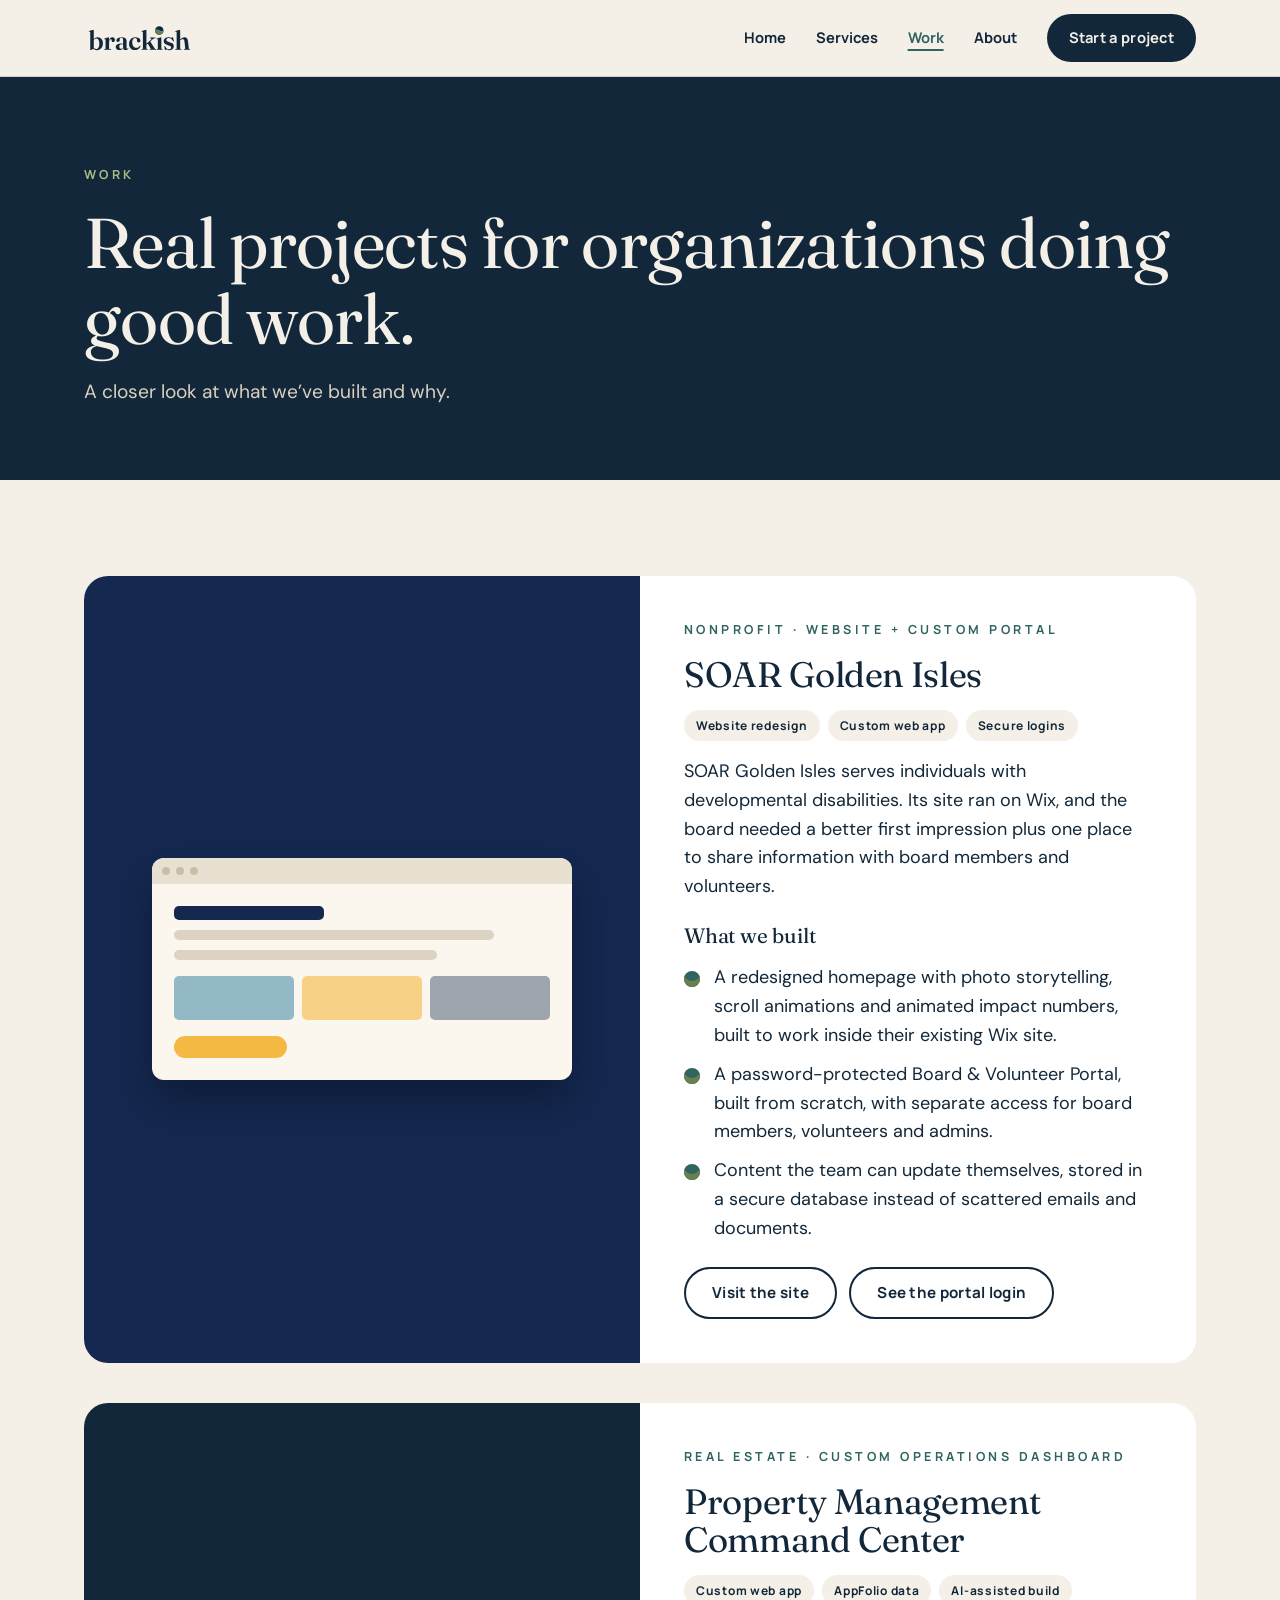
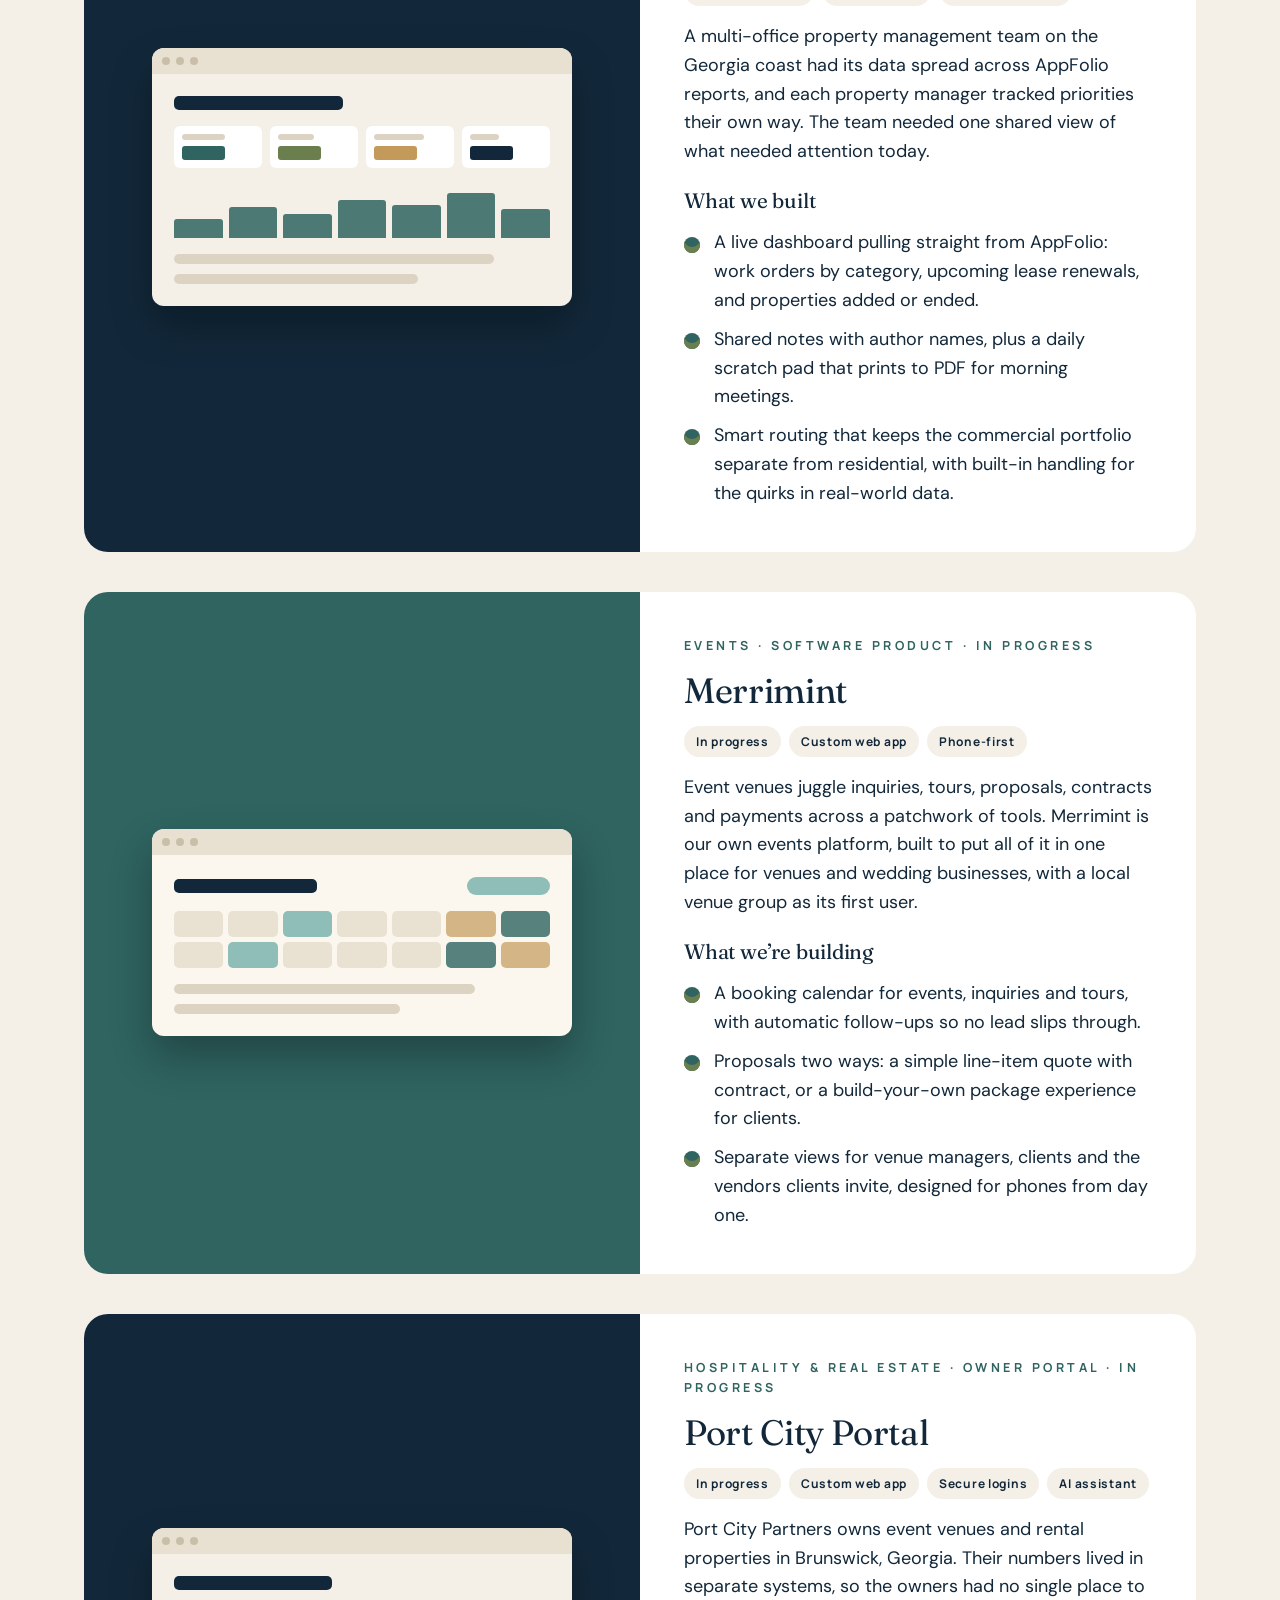
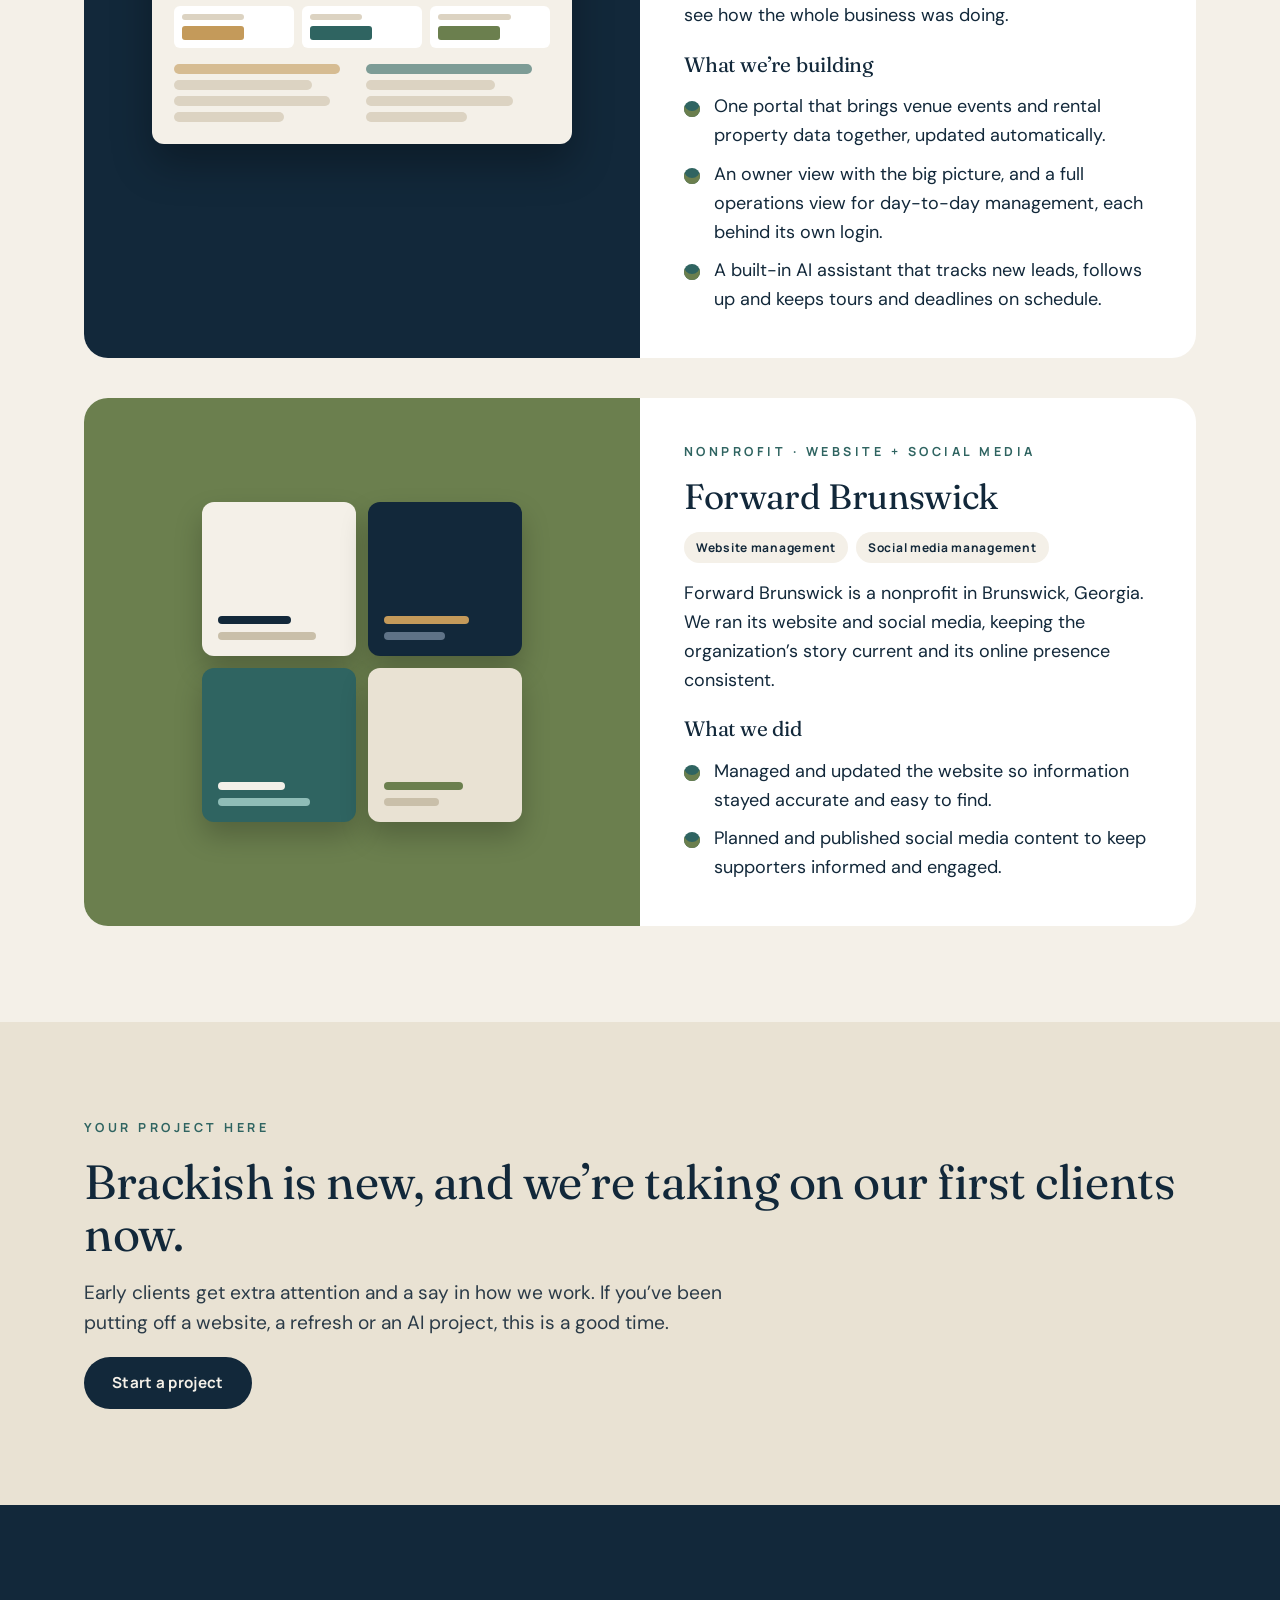
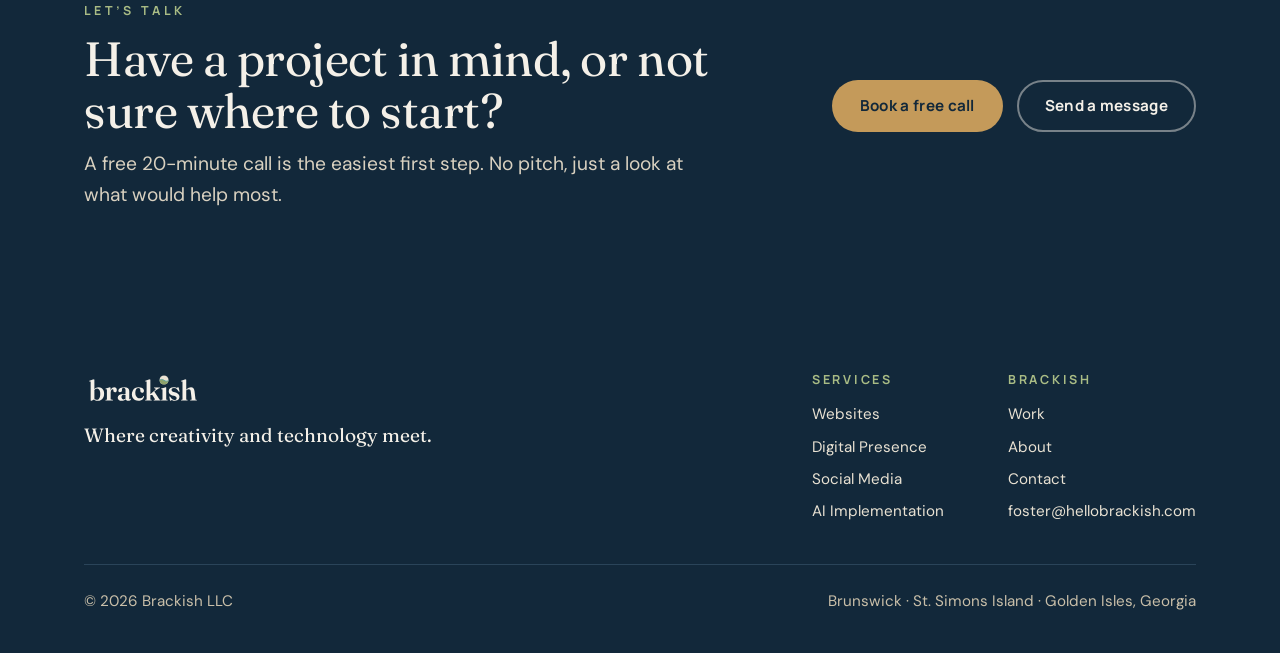
<file: work.html>
<!doctype html>
<html lang="en">
<head>
<meta charset="utf-8">
<meta name="viewport" content="width=device-width, initial-scale=1">
<title>Our Work: Websites &amp; Custom Tools | Brackish, Brunswick GA</title>
<meta name="description" content="Case studies from Brackish: SOAR Golden Isles website and board portal, a property management dashboard, the Merrimint events platform, the Port City Portal, and Forward Brunswick website and social media.">
<link rel="canonical" href="https://hellobrackish.com/work">
<meta property="og:type" content="website">
<meta property="og:site_name" content="Brackish">
<meta property="og:title" content="Our Work: Websites &amp; Custom Tools | Brackish, Brunswick GA">
<meta property="og:description" content="Case studies from Brackish: SOAR Golden Isles website and board portal, a property management dashboard, the Merrimint events platform, the Port City Portal, and Forward Brunswick website and social media.">
<meta property="og:url" content="https://hellobrackish.com/work">
<meta property="og:image" content="https://hellobrackish.com/og-image.png">
<meta name="twitter:card" content="summary_large_image">
<meta name="theme-color" content="#12283A">
<link rel="icon" href="/favicon.ico" sizes="any">
<link rel="icon" href="/favicon.svg" type="image/svg+xml">
<link rel="apple-touch-icon" href="/apple-touch-icon.png">
<link rel="manifest" href="/site.webmanifest">
<link rel="preload" href="/assets/fonts/fraunces.woff" as="font" type="font/woff" crossorigin>
<link rel="preload" href="/assets/fonts/dmsans.woff" as="font" type="font/woff" crossorigin>
<link rel="stylesheet" href="/assets/site.css">

</head>
<body>
<a class="skip" href="#main">Skip to content</a>
<header class="site-header">
  <div class="wrap">
    <a class="brand" href="/" aria-label="Brackish home"><img src="/assets/logo.svg" alt="Brackish" width="160" height="49"></a>
    <button class="nav-toggle" aria-expanded="false" aria-controls="site-nav" aria-label="Menu"><svg viewBox="0 0 24 24" width="26" height="26" fill="none" stroke="currentColor" stroke-width="2" stroke-linecap="round" aria-hidden="true"><path d="M4 7h16M4 12h16M4 17h16"/></svg></button>
    <nav class="nav" id="site-nav" aria-label="Main">
      <a href="/">Home</a><a href="/services">Services</a><a href="/work" aria-current="page">Work</a><a href="/about">About</a>
      <a class="btn btn-deep" href="/contact">Start a project</a>
    </nav>
  </div>
</header>
<main id="main">
<section class="page-hero dark">
  <div class="wrap">
    <p class="eyebrow">Work</p>
    <h1>Real projects for organizations doing good work.</h1>
    <p class="lead">A closer look at what we&rsquo;ve built and why.</p>
  </div>
</section>

<section>
  <div class="wrap case-list">
    <div class="case">
      <div class="case-visual" aria-hidden="true">
        <div class="shot"><div class="shot-bar"><span></span><span></span><span></span></div>
          <div class="shot-body"><div class="l" style="width:40%;background:#142850;height:14px"></div><div class="l" style="width:85%"></div><div class="l" style="width:70%"></div><div style="display:grid;grid-template-columns:repeat(3,1fr);gap:8px;margin:6px 0"><div class="l" style="height:44px;background:#2C7DA0;opacity:.5"></div><div class="l" style="height:44px;background:#F4B942;opacity:.6"></div><div class="l" style="height:44px;background:#142850;opacity:.4"></div></div><div class="l" style="width:30%;background:#F4B942;height:22px;border-radius:11px"></div></div></div>
      </div>
      <div class="case-body">
        <p class="eyebrow">Nonprofit &middot; Website + custom portal</p>
        <h2 style="font-size:2.2rem">SOAR Golden Isles</h2>
        <div class="tags"><span class="tag">Website redesign</span><span class="tag">Custom web app</span><span class="tag">Secure logins</span></div>
        <p>SOAR Golden Isles serves individuals with developmental disabilities. Its site ran on Wix, and the board needed a better first impression plus one place to share information with board members and volunteers.</p>
        <h3 style="font-size:1.3rem;margin-top:8px">What we built</h3>
        <ul class="checklist">
          <li>A redesigned homepage with photo storytelling, scroll animations and animated impact numbers, built to work inside their existing Wix site.</li>
          <li>A password-protected Board &amp; Volunteer Portal, built from scratch, with separate access for board members, volunteers and admins.</li>
          <li>Content the team can update themselves, stored in a secure database instead of scattered emails and documents.</li>
        </ul>
        <div class="case-links">
          <a class="btn btn-outline" href="https://www.soargoldenisles.org" target="_blank" rel="noopener">Visit the site</a>
          <a class="btn btn-outline" href="https://soar-portal.vercel.app" target="_blank" rel="noopener">See the portal login</a>
        </div>
      </div>
    </div>

    <div class="case">
      <div class="case-visual" style="background:#12283A" aria-hidden="true">
        <div class="shot" style="background:#F4F0E8"><div class="shot-bar"><span></span><span></span><span></span></div>
          <div class="shot-body">
            <div class="l" style="width:45%;background:#12283A;height:14px"></div>
            <div style="display:grid;grid-template-columns:repeat(4,1fr);gap:8px;margin:6px 0">
              <div class="dash-tile"><span style="width:60%"></span><b style="background:#2F6461"></b></div>
              <div class="dash-tile"><span style="width:50%"></span><b style="background:#6B7F4E"></b></div>
              <div class="dash-tile"><span style="width:70%"></span><b style="background:#C49A5A"></b></div>
              <div class="dash-tile"><span style="width:40%"></span><b style="background:#12283A"></b></div>
            </div>
            <div style="display:flex;align-items:flex-end;gap:6px;height:60px;padding:6px 0">
              <div class="bar" style="height:40%"></div><div class="bar" style="height:65%"></div><div class="bar" style="height:50%"></div><div class="bar" style="height:80%"></div><div class="bar" style="height:70%"></div><div class="bar" style="height:95%"></div><div class="bar" style="height:60%"></div>
            </div>
            <div class="l" style="width:85%"></div><div class="l" style="width:65%"></div>
          </div></div>
      </div>
      <div class="case-body">
        <p class="eyebrow">Real estate &middot; Custom operations dashboard</p>
        <h2 style="font-size:2.2rem">Property Management Command Center</h2>
        <div class="tags"><span class="tag">Custom web app</span><span class="tag">AppFolio data</span><span class="tag">AI-assisted build</span></div>
        <p>A multi-office property management team on the Georgia coast had its data spread across AppFolio reports, and each property manager tracked priorities their own way. The team needed one shared view of what needed attention today.</p>
        <h3 style="font-size:1.3rem;margin-top:8px">What we built</h3>
        <ul class="checklist">
          <li>A live dashboard pulling straight from AppFolio: work orders by category, upcoming lease renewals, and properties added or ended.</li>
          <li>Shared notes with author names, plus a daily scratch pad that prints to PDF for morning meetings.</li>
          <li>Smart routing that keeps the commercial portfolio separate from residential, with built-in handling for the quirks in real-world data.</li>
        </ul>
      </div>
    </div>

    <div class="case">
      <div class="case-visual" style="background:#2F6461" aria-hidden="true">
        <div class="shot"><div class="shot-bar"><span></span><span></span><span></span></div>
          <div class="shot-body">
            <div style="display:flex;justify-content:space-between;align-items:center"><div class="l" style="width:38%;background:#12283A;height:14px"></div><div class="l" style="width:22%;background:#8FBDB7;height:18px;border-radius:9px"></div></div>
            <div style="display:grid;grid-template-columns:repeat(7,1fr);gap:5px;margin:6px 0">
              <div class="l" style="height:26px;background:#E9E2D3"></div><div class="l" style="height:26px;background:#E9E2D3"></div><div class="l" style="height:26px;background:#8FBDB7"></div><div class="l" style="height:26px;background:#E9E2D3"></div><div class="l" style="height:26px;background:#E9E2D3"></div><div class="l" style="height:26px;background:#C49A5A;opacity:.7"></div><div class="l" style="height:26px;background:#2F6461;opacity:.8"></div>
              <div class="l" style="height:26px;background:#E9E2D3"></div><div class="l" style="height:26px;background:#8FBDB7"></div><div class="l" style="height:26px;background:#E9E2D3"></div><div class="l" style="height:26px;background:#E9E2D3"></div><div class="l" style="height:26px;background:#E9E2D3"></div><div class="l" style="height:26px;background:#2F6461;opacity:.8"></div><div class="l" style="height:26px;background:#C49A5A;opacity:.7"></div>
            </div>
            <div class="l" style="width:80%"></div><div class="l" style="width:60%"></div>
          </div></div>
      </div>
      <div class="case-body">
        <p class="eyebrow">Events &middot; Software product &middot; In progress</p>
        <h2 style="font-size:2.2rem">Merrimint</h2>
        <div class="tags"><span class="tag">In progress</span><span class="tag">Custom web app</span><span class="tag">Phone-first</span></div>
        <p>Event venues juggle inquiries, tours, proposals, contracts and payments across a patchwork of tools. Merrimint is our own events platform, built to put all of it in one place for venues and wedding businesses, with a local venue group as its first user.</p>
        <h3 style="font-size:1.3rem;margin-top:8px">What we&rsquo;re building</h3>
        <ul class="checklist">
          <li>A booking calendar for events, inquiries and tours, with automatic follow-ups so no lead slips through.</li>
          <li>Proposals two ways: a simple line-item quote with contract, or a build-your-own package experience for clients.</li>
          <li>Separate views for venue managers, clients and the vendors clients invite, designed for phones from day one.</li>
        </ul>
      </div>
    </div>

    <div class="case">
      <div class="case-visual" style="background:#12283A" aria-hidden="true">
        <div class="shot" style="background:#F4F0E8"><div class="shot-bar"><span></span><span></span><span></span></div>
          <div class="shot-body">
            <div class="l" style="width:42%;background:#12283A;height:14px"></div>
            <div style="display:grid;grid-template-columns:repeat(3,1fr);gap:8px;margin:6px 0">
              <div class="dash-tile"><span style="width:60%"></span><b style="background:#C49A5A"></b></div>
              <div class="dash-tile"><span style="width:50%"></span><b style="background:#2F6461"></b></div>
              <div class="dash-tile"><span style="width:70%"></span><b style="background:#6B7F4E"></b></div>
            </div>
            <div style="display:grid;grid-template-columns:1fr 1fr;gap:8px">
              <div style="display:flex;flex-direction:column;gap:6px"><div class="l" style="width:90%;background:#C49A5A;opacity:.6"></div><div class="l" style="width:75%"></div><div class="l" style="width:85%"></div><div class="l" style="width:60%"></div></div>
              <div style="display:flex;flex-direction:column;gap:6px"><div class="l" style="width:90%;background:#2F6461;opacity:.6"></div><div class="l" style="width:70%"></div><div class="l" style="width:80%"></div><div class="l" style="width:55%"></div></div>
            </div>
          </div></div>
      </div>
      <div class="case-body">
        <p class="eyebrow">Hospitality &amp; real estate &middot; Owner portal &middot; In progress</p>
        <h2 style="font-size:2.2rem">Port City Portal</h2>
        <div class="tags"><span class="tag">In progress</span><span class="tag">Custom web app</span><span class="tag">Secure logins</span><span class="tag">AI assistant</span></div>
        <p>Port City Partners owns event venues and rental properties in Brunswick, Georgia. Their numbers lived in separate systems, so the owners had no single place to see how the whole business was doing.</p>
        <h3 style="font-size:1.3rem;margin-top:8px">What we&rsquo;re building</h3>
        <ul class="checklist">
          <li>One portal that brings venue events and rental property data together, updated automatically.</li>
          <li>An owner view with the big picture, and a full operations view for day-to-day management, each behind its own login.</li>
          <li>A built-in AI assistant that tracks new leads, follows up and keeps tours and deadlines on schedule.</li>
        </ul>
      </div>
    </div>

    <div class="case">
      <div class="case-visual" style="background:#6B7F4E" aria-hidden="true">
        <div class="post-grid">
          <div style="background:#F4F0E8"><span style="background:#12283A;width:60%"></span><span style="width:80%"></span></div>
          <div style="background:#12283A"><span style="background:#C49A5A;width:70%"></span><span style="background:#5F7387;width:50%"></span></div>
          <div style="background:#2F6461"><span style="background:#F4F0E8;width:55%"></span><span style="background:#8FBDB7;width:75%"></span></div>
          <div style="background:#E9E2D3"><span style="background:#6B7F4E;width:65%"></span><span style="width:45%"></span></div>
        </div>
      </div>
      <div class="case-body">
        <p class="eyebrow">Nonprofit &middot; Website + social media</p>
        <h2 style="font-size:2.2rem">Forward Brunswick</h2>
        <div class="tags"><span class="tag">Website management</span><span class="tag">Social media management</span></div>
        <p>Forward Brunswick is a nonprofit in Brunswick, Georgia. We ran its website and social media, keeping the organization&rsquo;s story current and its online presence consistent.</p>
        <h3 style="font-size:1.3rem;margin-top:8px">What we did</h3>
        <ul class="checklist">
          <li>Managed and updated the website so information stayed accurate and easy to find.</li>
          <li>Planned and published social media content to keep supporters informed and engaged.</li>
        </ul>
      </div>
    </div>
  </div>
</section>

<section class="sand">
  <div class="wrap" style="display:flex;flex-direction:column;gap:18px;align-items:flex-start">
    <p class="eyebrow">Your project here</p>
    <h2>Brackish is new, and we&rsquo;re taking on our first clients now.</h2>
    <p class="lead">Early clients get extra attention and a say in how we work. If you&rsquo;ve been putting off a website, a refresh or an AI project, this is a good time.</p>
    <a class="btn btn-deep" href="/contact">Start a project</a>
  </div>
</section>

<section class="dark cta-band">
  <div class="wrap">
    <div style="display:flex;flex-direction:column;gap:12px">
      <p class="eyebrow">Let&rsquo;s talk</p>
      <h2>Have a project in mind, or not sure where to start?</h2>
      <p class="lead">A free 20-minute call is the easiest first step. No pitch, just a look at what would help most.</p>
    </div>
    <div class="actions" style="display:flex;gap:14px;flex-wrap:wrap">
      <a class="btn btn-gold" data-book href="/contact">Book a free call</a>
      <a class="btn btn-ghost" href="/contact">Send a message</a>
    </div>
  </div>
</section>
</main>
<footer class="site-footer">
  <div class="wrap">
    <div class="top">
      <div>
        <a class="brand" href="/" aria-label="Brackish home"><img src="/assets/logo-reversed.svg" alt="Brackish" width="170" height="52"></a>
        <p class="tagline">Where creativity and technology meet.</p>
      </div>
      <div class="foot-cols">
        <div>
          <h4>Services</h4>
          <ul>
            <li><a href="/services#websites">Websites</a></li>
            <li><a href="/services#presence">Digital Presence</a></li>
            <li><a href="/services#social">Social Media</a></li>
            <li><a href="/services#ai">AI Implementation</a></li>
          </ul>
        </div>
        <div>
          <h4>Brackish</h4>
          <ul>
            <li><a href="/work">Work</a></li>
            <li><a href="/about">About</a></li>
            <li><a href="/contact">Contact</a></li>
            <li><a data-email href="mailto:foster@hellobrackish.com">foster@hellobrackish.com</a></li>
          </ul>
        </div>
      </div>
    </div>
    <div class="bottom">
      <span>&copy; <span data-year>2026</span> Brackish LLC</span>
      <span>Brunswick &middot; St. Simons Island &middot; Golden Isles, Georgia</span>
    </div>
  </div>
</footer>
<script src="/assets/site.js" defer></script>
</body>
</html>
</file>
<file: assets/site.css>
/* Brand fonts, self-hosted (SIL Open Font License, see assets/fonts) */
@font-face { font-family: "Fraunces"; src: url("/assets/fonts/fraunces.woff") format("woff"); font-weight: 400 600; font-display: swap; }
@font-face { font-family: "Manrope"; src: url("/assets/fonts/manrope.woff") format("woff"); font-weight: 700 800; font-display: swap; }
@font-face { font-family: "DM Sans"; src: url("/assets/fonts/dmsans.woff") format("woff"); font-weight: 400 700; font-display: swap; }

:root {
  --deep: #12283A;
  --teal: #2F6461;
  --teal-light: #5FA39C;
  --green: #6B7F4E;
  --green-light: #A9BC85;
  --mud: #5B4636;
  --gold: #C49A5A;
  --oyster: #F4F0E8;
  --sand: #E9E2D3;
  --line: #D9D1C0;
  --ink-soft: #2B3B48;
  --white: #FFFFFF;
  --display: "Fraunces", Georgia, serif;
  --label: "Manrope", system-ui, sans-serif;
  --body: "DM Sans", system-ui, sans-serif;
  --max: 1160px;
  --radius: 18px;
}

*, *::before, *::after { box-sizing: border-box; }
html { scroll-behavior: smooth; }
body {
  margin: 0;
  background: var(--oyster);
  color: var(--deep);
  font-family: var(--body);
  font-size: 18px;
  line-height: 1.6;
  -webkit-font-smoothing: antialiased;
}
img { max-width: 100%; display: block; }
a { color: var(--teal); }
a:hover { color: var(--deep); }
:focus-visible { outline: 3px solid var(--teal-light); outline-offset: 3px; border-radius: 4px; }

.wrap { width: 100%; max-width: var(--max); margin: 0 auto; padding: 0 24px; }
.skip { position: absolute; left: -999px; top: 8px; background: var(--deep); color: var(--oyster); padding: 10px 16px; border-radius: 8px; z-index: 100; }
.skip:focus { left: 16px; }

/* type */
h1, h2, h3 { font-family: var(--display); font-weight: 400; line-height: 1.08; margin: 0; letter-spacing: -0.01em; }
h1 { font-size: clamp(2.6rem, 6vw, 4.4rem); }
h2 { font-size: clamp(2rem, 4vw, 3rem); }
h3 { font-size: 1.6rem; }
p { margin: 0; }
.eyebrow {
  font-family: var(--label); font-weight: 700; font-size: 0.78rem;
  letter-spacing: 0.28em; text-transform: uppercase; color: var(--teal);
}
.lead { font-size: 1.2rem; color: var(--ink-soft); max-width: 640px; }
.muted { color: var(--mud); }

/* buttons */
.btn {
  display: inline-flex; align-items: center; justify-content: center; gap: 8px;
  min-height: 48px; padding: 12px 26px; border-radius: 999px;
  font-family: var(--label); font-weight: 700; font-size: 0.95rem; letter-spacing: 0.02em;
  text-decoration: none; border: 2px solid transparent; cursor: pointer; transition: transform .15s ease, background .15s ease;
}
.btn:hover { transform: translateY(-1px); }
.btn-gold { background: var(--gold); color: var(--deep); }
.btn-gold:hover { background: #D3AB6C; color: var(--deep); }
.btn-deep { background: var(--deep); color: var(--oyster); }
.btn-deep:hover { background: #1C3A52; color: var(--oyster); }
.btn-ghost { border-color: rgba(244,240,232,0.45); color: var(--oyster); }
.btn-ghost:hover { border-color: var(--oyster); color: var(--oyster); }
.btn-outline { border-color: var(--deep); color: var(--deep); }
.btn-outline:hover { background: var(--deep); color: var(--oyster); }

/* header */
.site-header { position: sticky; top: 0; z-index: 50; background: rgba(244,240,232,0.94); backdrop-filter: blur(8px); border-bottom: 1px solid var(--line); }
.site-header .wrap { display: flex; align-items: center; justify-content: space-between; min-height: 76px; gap: 16px; }
.brand img { height: 34px; width: auto; }
.nav { display: flex; align-items: center; gap: 30px; }
.nav a { font-family: var(--label); font-weight: 700; font-size: 0.92rem; color: var(--deep); text-decoration: none; }
.nav a:hover, .nav a[aria-current="page"] { color: var(--teal); }
.nav a[aria-current="page"] { text-decoration: underline; text-underline-offset: 6px; text-decoration-thickness: 2px; }
.nav .btn { color: var(--oyster); text-decoration: none; min-height: 44px; padding: 10px 20px; }
.nav-toggle { display: none; background: none; border: 0; padding: 10px; cursor: pointer; color: var(--deep); min-width: 44px; min-height: 44px; }
@media (max-width: 860px) {
  .nav-toggle { display: inline-flex; align-items: center; justify-content: center; }
  .nav { display: none; position: absolute; left: 0; right: 0; top: 76px; flex-direction: column; align-items: stretch; gap: 0; background: var(--oyster); border-bottom: 1px solid var(--line); padding: 8px 24px 24px; }
  .nav.open { display: flex; }
  .nav a { padding: 14px 0; border-bottom: 1px solid var(--line); }
  .nav .btn { margin-top: 16px; border-bottom: 0; }
}

/* sections */
section { padding: 96px 0; }
.section-head { display: flex; flex-direction: column; gap: 14px; margin-bottom: 48px; max-width: 720px; }
.dark { background: var(--deep); color: var(--oyster); }
.dark .eyebrow { color: var(--green-light); }
.dark .lead { color: #D9D1C0; }
.sand { background: var(--sand); }

/* hero */
.hero { padding: 104px 0 112px; position: relative; overflow: hidden; }
.hero .wrap { position: relative; z-index: 1; display: flex; flex-direction: column; gap: 26px; }
.hero h1 { max-width: 820px; }
.hero .actions { display: flex; flex-wrap: wrap; gap: 14px; margin-top: 8px; }
.hero-wave { position: absolute; right: -120px; bottom: -160px; width: 640px; opacity: 0.16; pointer-events: none; }
.page-hero { padding: 88px 0 72px; }
.page-hero .wrap { display: flex; flex-direction: column; gap: 20px; }

/* cards */
.grid { display: grid; gap: 22px; }
.grid-2 { grid-template-columns: repeat(2, minmax(0, 1fr)); }
.grid-3 { grid-template-columns: repeat(3, minmax(0, 1fr)); }
.grid-4 { grid-template-columns: repeat(4, minmax(0, 1fr)); }
@media (max-width: 980px) { .grid-4 { grid-template-columns: repeat(2, minmax(0, 1fr)); } .grid-3 { grid-template-columns: 1fr; } }
@media (max-width: 640px) { .grid-2, .grid-4 { grid-template-columns: 1fr; } }
.card { background: var(--white); border-radius: var(--radius); padding: 30px; display: flex; flex-direction: column; gap: 14px; }
.card h3 { font-size: 1.5rem; }
.card .price { font-family: var(--label); font-weight: 800; font-size: 0.9rem; color: var(--teal); letter-spacing: 0.02em; }
.card .more { margin-top: auto; font-family: var(--label); font-weight: 700; font-size: 0.92rem; text-decoration: none; }
.icon { width: 46px; height: 46px; border-radius: 12px; display: inline-flex; align-items: center; justify-content: center; background: var(--oyster); color: var(--teal); }
.icon svg { width: 24px; height: 24px; }

/* story */
.story { display: grid; grid-template-columns: 1.1fr 1fr; gap: 64px; align-items: center; }
@media (max-width: 900px) { .story { grid-template-columns: 1fr; gap: 36px; } }
.waters { display: grid; gap: 14px; }
.water { border-radius: 16px; padding: 22px 24px; color: var(--white); }
.water .eyebrow { color: rgba(255,255,255,0.8); }
.water p { margin-top: 4px; font-size: 1.02rem; }
.water.salt { background: var(--deep); border: 1px solid #2A4459; }
.water.fresh { background: var(--green); }
.water.mix { background: var(--teal); }

/* steps */
.steps { counter-reset: step; display: grid; grid-template-columns: repeat(3, minmax(0, 1fr)); gap: 22px; padding: 0; margin: 0; list-style: none; }
@media (max-width: 860px) { .steps { grid-template-columns: 1fr; } }
.steps li { background: var(--white); border-radius: var(--radius); padding: 30px; display: flex; flex-direction: column; gap: 10px; }
.steps li::before { counter-increment: step; content: "0" counter(step); font-family: var(--label); font-weight: 800; color: var(--teal); letter-spacing: 0.1em; }

/* work */
.case { display: grid; grid-template-columns: 1fr 1fr; gap: 0; background: var(--white); border-radius: 24px; overflow: hidden; }
@media (max-width: 900px) { .case { grid-template-columns: 1fr; } }
.case-visual { background: #142850; min-height: 320px; display: flex; align-items: center; justify-content: center; padding: 40px; }
.case-visual .shot { width: 100%; max-width: 420px; background: #FBF7EE; border-radius: 12px; overflow: hidden; box-shadow: 0 20px 40px rgba(0,0,0,0.3); }
.shot-bar { height: 26px; background: #E8E1D2; display: flex; gap: 6px; align-items: center; padding: 0 10px; }
.shot-bar span { width: 8px; height: 8px; border-radius: 50%; background: #C9BFA9; }
.shot-body { padding: 22px; display: flex; flex-direction: column; gap: 10px; }
.shot-body .l { height: 10px; border-radius: 5px; background: #DCD3C2; }
.case-body { padding: 44px; display: flex; flex-direction: column; gap: 16px; }
.tags { display: flex; flex-wrap: wrap; gap: 8px; }
.tag { font-family: var(--label); font-weight: 700; font-size: 0.75rem; letter-spacing: 0.06em; background: var(--oyster); color: var(--deep); padding: 6px 12px; border-radius: 999px; }
.checklist { list-style: none; padding: 0; margin: 0; display: flex; flex-direction: column; gap: 10px; }
.checklist li { padding-left: 30px; position: relative; }
.checklist li::before { content: ""; position: absolute; left: 0; top: 0.45em; width: 16px; height: 16px; border-radius: 50%; background: var(--teal); box-shadow: inset 0 -6px 0 var(--green); }

/* pricing tables */
.service-block { padding: 72px 0; border-top: 1px solid var(--line); }
.service-block:first-of-type { border-top: 0; }
.service-intro { display: grid; grid-template-columns: 1fr 1.4fr; gap: 48px; margin-bottom: 36px; }
@media (max-width: 900px) { .service-intro { grid-template-columns: 1fr; gap: 16px; } }
.packages { display: grid; gap: 18px; grid-template-columns: repeat(auto-fit, minmax(240px, 1fr)); }
.package { background: var(--white); border-radius: var(--radius); padding: 28px; display: flex; flex-direction: column; gap: 10px; border: 2px solid transparent; }
.package.featured { border-color: var(--teal); }
.package .from { font-family: var(--label); font-size: 0.8rem; font-weight: 700; letter-spacing: 0.08em; text-transform: uppercase; color: var(--mud); }
.package .amount { font-family: var(--display); font-size: 2.2rem; line-height: 1; }
.package .amount small { font-family: var(--body); font-size: 1rem; color: var(--mud); }
.package ul { margin: 6px 0 0; padding-left: 20px; color: var(--ink-soft); font-size: 1rem; }
.package ul li { margin-bottom: 4px; }
.note { margin-top: 22px; font-size: 0.98rem; color: var(--mud); }

/* faq */
.faq { display: flex; flex-direction: column; gap: 12px; max-width: 820px; }
.faq details { background: var(--white); border-radius: 14px; padding: 20px 24px; }
.faq summary { cursor: pointer; font-weight: 700; list-style: none; display: flex; justify-content: space-between; gap: 16px; }
.faq summary::-webkit-details-marker { display: none; }
.faq summary::after { content: "+"; font-family: var(--label); font-size: 1.4rem; line-height: 1; color: var(--teal); }
.faq details[open] summary::after { content: "\2013"; }
.faq details p { margin-top: 12px; color: var(--ink-soft); }

/* about */
.about { display: grid; grid-template-columns: 0.9fr 1.1fr; gap: 64px; align-items: start; }
@media (max-width: 900px) { .about { grid-template-columns: 1fr; gap: 36px; } }
.portrait { aspect-ratio: 4 / 5; border-radius: 24px; background: var(--sand); display: flex; flex-direction: column; align-items: center; justify-content: center; gap: 14px; color: var(--mud); font-size: 0.95rem; overflow: hidden; }
.portrait img { width: 100%; height: 100%; object-fit: cover; }
.prose { display: flex; flex-direction: column; gap: 18px; }
.prose p { color: var(--ink-soft); }
.values { display: grid; grid-template-columns: repeat(2, minmax(0, 1fr)); gap: 16px; margin-top: 12px; }
@media (max-width: 640px) { .values { grid-template-columns: 1fr; } }
.value { background: var(--white); border-radius: 14px; padding: 20px; }
.value strong { display: block; font-family: var(--display); font-weight: 600; font-size: 1.2rem; margin-bottom: 4px; }

/* contact */
.contact { display: grid; grid-template-columns: 1fr 1.2fr; gap: 64px; }
@media (max-width: 900px) { .contact { grid-template-columns: 1fr; gap: 40px; } }
.form { background: var(--white); border-radius: 24px; padding: 36px; display: flex; flex-direction: column; gap: 18px; }
.field { display: flex; flex-direction: column; gap: 6px; }
.field label { font-family: var(--label); font-weight: 700; font-size: 0.88rem; }
.field input, .field select, .field textarea {
  font: inherit; font-size: 1rem; color: var(--deep); background: var(--oyster);
  border: 1px solid var(--line); border-radius: 10px; padding: 13px 14px; min-height: 48px; width: 100%;
}
.field textarea { min-height: 140px; resize: vertical; }
.field input:focus, .field select:focus, .field textarea:focus { outline: 2px solid var(--teal); border-color: var(--teal); }
.row-2 { display: grid; grid-template-columns: 1fr 1fr; gap: 16px; }
@media (max-width: 560px) { .row-2 { grid-template-columns: 1fr; } }
.form-status { font-size: 0.98rem; }
.form-status.ok { color: var(--teal); font-weight: 700; }
.form-status.err { color: #8A3B2E; font-weight: 700; }
.contact-list { list-style: none; padding: 0; margin: 28px 0 0; display: flex; flex-direction: column; gap: 18px; }
.contact-list li { display: flex; gap: 14px; align-items: flex-start; }
.contact-list strong { display: block; font-family: var(--label); font-size: 0.82rem; letter-spacing: 0.12em; text-transform: uppercase; color: var(--mud); }
.hp { position: absolute; left: -5000px; }

/* cta band */
.cta-band .wrap { display: flex; align-items: center; justify-content: space-between; gap: 32px; flex-wrap: wrap; }
.cta-band h2 { max-width: 640px; }

/* footer */
.site-footer { background: var(--deep); color: #C9BFA9; padding: 64px 0 40px; font-size: 0.95rem; }
.site-footer .top { display: flex; justify-content: space-between; gap: 40px; flex-wrap: wrap; padding-bottom: 40px; border-bottom: 1px solid #2A4459; }
.site-footer .brand img { height: 36px; }
.site-footer .tagline { margin-top: 14px; font-family: var(--display); font-size: 1.2rem; color: var(--oyster); }
.foot-cols { display: flex; gap: 64px; flex-wrap: wrap; }
.foot-cols h4 { margin: 0 0 12px; font-family: var(--label); font-size: 0.78rem; letter-spacing: 0.22em; text-transform: uppercase; color: var(--green-light); }
.foot-cols ul { list-style: none; margin: 0; padding: 0; display: flex; flex-direction: column; gap: 8px; }
.foot-cols a { color: #E9E2D3; text-decoration: none; }
.foot-cols a:hover { color: var(--white); text-decoration: underline; }
.site-footer .bottom { padding-top: 24px; display: flex; justify-content: space-between; gap: 16px; flex-wrap: wrap; }

@media (prefers-reduced-motion: reduce) { html { scroll-behavior: auto; } .btn { transition: none; } .btn:hover { transform: none; } }

/* work page: multiple case studies */
.case-list { display: flex; flex-direction: column; gap: 40px; }
.case-links { display: flex; flex-wrap: wrap; gap: 12px; margin-top: 8px; }
.dash-tile { background: #FFFFFF; border-radius: 6px; padding: 8px; display: flex; flex-direction: column; gap: 6px; }
.dash-tile span { height: 6px; border-radius: 3px; background: #DCD3C2; }
.dash-tile b { height: 14px; width: 60%; border-radius: 3px; }
.bar { flex: 1; background: #2F6461; border-radius: 3px 3px 0 0; opacity: .85; }
.post-grid { display: grid; grid-template-columns: repeat(2, minmax(0, 1fr)); gap: 12px; width: 100%; max-width: 320px; }
.post-grid > div { aspect-ratio: 1; border-radius: 12px; padding: 16px; display: flex; flex-direction: column; justify-content: flex-end; gap: 8px; box-shadow: 0 14px 28px rgba(0,0,0,0.22); }
.post-grid span { display: block; height: 8px; border-radius: 4px; background: #C9BFA9; }

.hero .area { font-family: var(--label); font-weight: 700; font-size: 0.85rem; letter-spacing: 0.06em; color: #A9BC85; }
</file>
